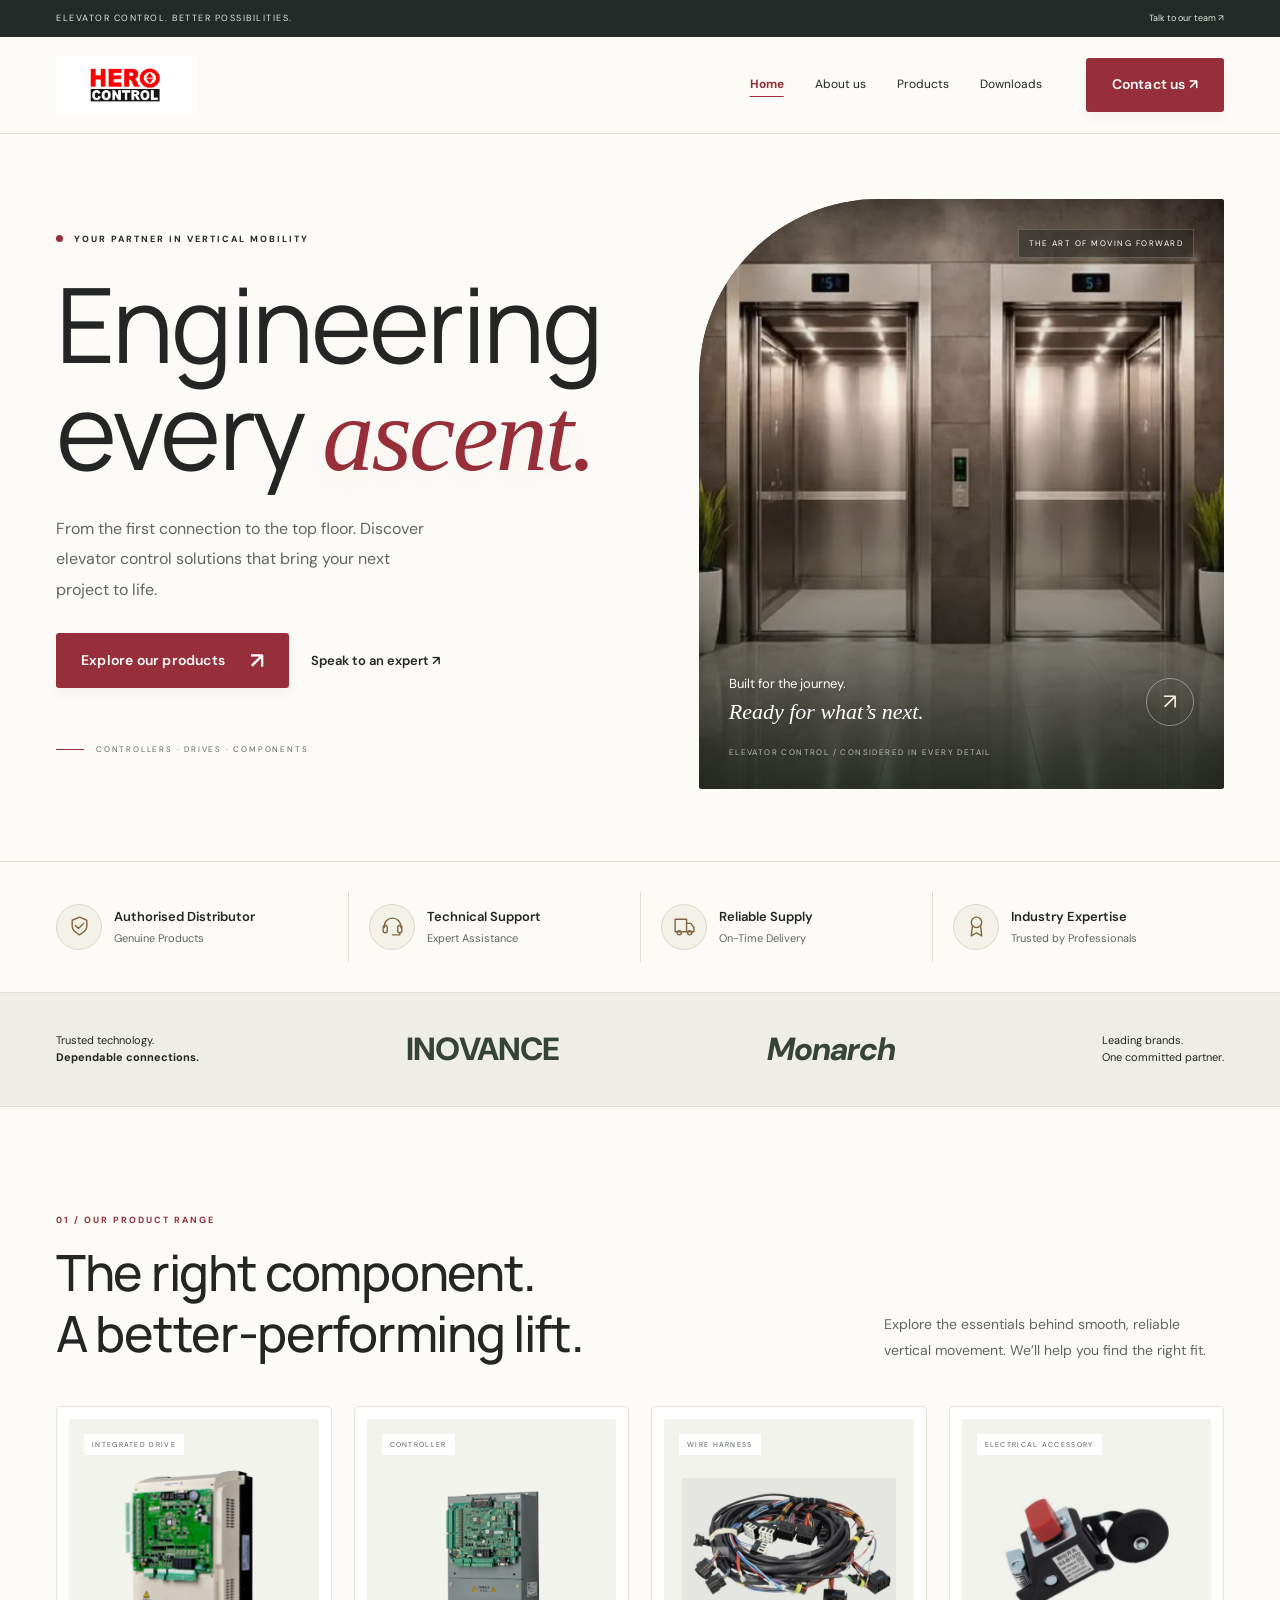
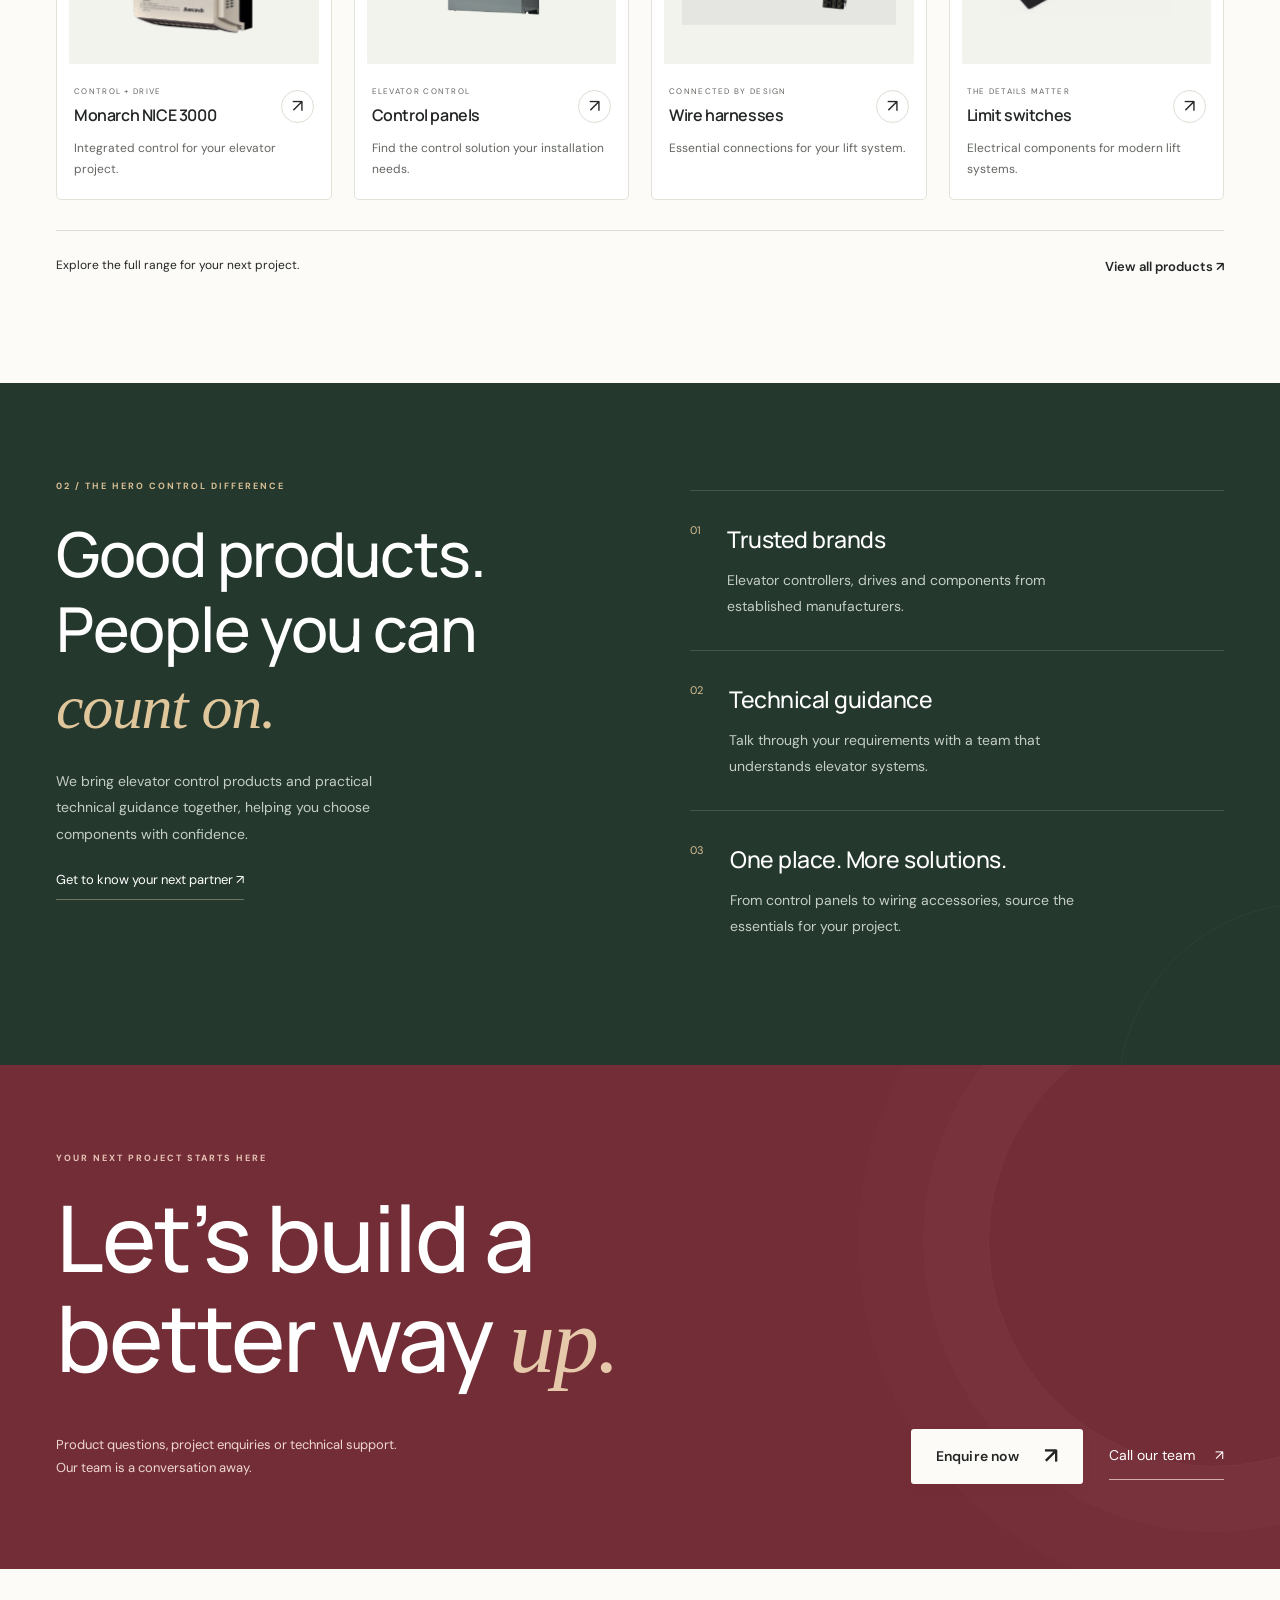
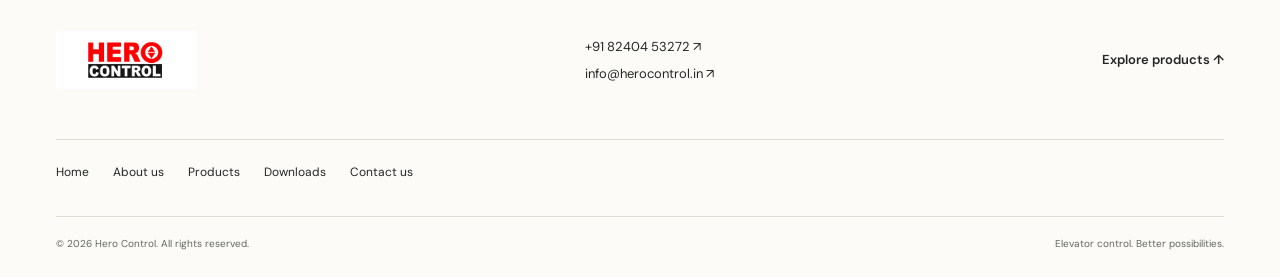
<file: index.html>
<!doctype html>
<html lang="en">
<head><meta charset="utf-8"><meta name="viewport" content="width=device-width,initial-scale=1"><meta name="theme-color" content="#25382e"><meta name="description" content="Elevator controllers, integrated drives and components from Hero Control."><title>Engineering every ascent | Hero Control</title><link rel="icon" href="assets/logo.png"><link rel="stylesheet" href="style.css"><link rel="stylesheet" href="premium.css"><link rel="stylesheet" href="motion.css"><script src="script.js" defer></script><script src="motion.js" defer></script></head>
<body>
<a class="skip" href="#main">Skip to content</a>
<div class="topbar"><div class="container">ELEVATOR CONTROL. BETTER POSSIBILITIES.<a href="tel:+918240453272">Talk to our team ↗</a></div></div>
<header><nav class="container" aria-label="Main navigation"><a class="brand" href="index.html" aria-label="Hero Control home"><img src="assets/logo.png" width="128" height="46" alt="Hero Control"></a><button class="menu-toggle" aria-expanded="false" aria-controls="navigation">Menu <span aria-hidden="true">☰</span></button><div id="navigation"><a href="index.html" aria-current="page">Home</a><a href="about.html">About us</a><a href="products.html">Products</a><a href="downloads.html">Downloads</a><a class="button small" href="contact.html">Contact us ↗</a></div></nav></header>
<main id="main"><section class="hero container"><div class="hero-copy"><p class="eyebrow"><span class="dot"></span> YOUR PARTNER IN VERTICAL MOBILITY</p><h1>Engineering<br>every <em>ascent.</em></h1><p class="intro">From the first connection to the top floor. Discover elevator control solutions that bring your next project to life.</p><div class="actions"><a class="button" href="products.html">Explore our products <span>↗</span></a><a class="text-link" href="contact.html">Speak to an expert <span>↗</span></a></div><div class="hero-note"><span class="line"></span> CONTROLLERS · DRIVES · COMPONENTS</div></div><div class="hero-visual"><span class="visual-label">THE ART OF MOVING FORWARD</span><img src="assets/elevator-interior.jpg" alt="Brushed metal elevator interiors in a stone-finished lobby" fetchpriority="high"><div class="visual-bottom"><span>Built for the journey.<br><strong>Ready for what’s next.</strong></span><span class="circle-arrow" aria-hidden="true">↗</span></div><p class="hero-caption">ELEVATOR CONTROL / CONSIDERED IN EVERY DETAIL</p></div></section><section class="trust-band" aria-label="Why choose Hero Control"><div class="container trust-grid"><div class="trust-item"><span class="trust-icon" aria-hidden="true"><svg viewBox="0 0 24 24" fill="none" stroke="currentColor" stroke-width="1.35" stroke-linecap="round" stroke-linejoin="round"><path d="m12 3 7 3v6c0 4-7 8-7 8s-7-4-7-8V6l7-3Z"/><path d="m8 11 3 3 5-5"/></svg></span><div><h2>Authorised Distributor</h2><p>Genuine Products</p></div></div><div class="trust-item"><span class="trust-icon" aria-hidden="true"><svg viewBox="0 0 24 24" fill="none" stroke="currentColor" stroke-width="1.35" stroke-linecap="round" stroke-linejoin="round"><path d="M4 13v-1a8 8 0 0 1 16 0v1"/><rect x="3" y="11" width="4" height="7" rx="2"/><rect x="17" y="11" width="4" height="7" rx="2"/><path d="M19 18v2h-7"/></svg></span><div><h2>Technical Support</h2><p>Expert Assistance</p></div></div><div class="trust-item"><span class="trust-icon" aria-hidden="true"><svg viewBox="0 0 24 24" fill="none" stroke="currentColor" stroke-width="1.35" stroke-linecap="round" stroke-linejoin="round"><path d="M3 5h11v12H3zM14 9h4l3 4v4h-7"/><circle cx="7" cy="18" r="2"/><circle cx="17" cy="18" r="2"/></svg></span><div><h2>Reliable Supply</h2><p>On-Time Delivery</p></div></div><div class="trust-item"><span class="trust-icon" aria-hidden="true"><svg viewBox="0 0 24 24" fill="none" stroke="currentColor" stroke-width="1.35" stroke-linecap="round" stroke-linejoin="round"><circle cx="12" cy="8" r="5"/><path d="m8 12-1 9 5-3 5 3-1-9"/></svg></span><div><h2>Industry Expertise</h2><p>Trusted by Professionals</p></div></div></div></section><div class="brand-strip"><div class="container"><p>Trusted technology.<br><strong>Dependable connections.</strong></p><span class="partner">INOVANCE</span><span class="partner monarch">Monarch</span><p class="strip-note">Leading brands.<br>One committed partner.</p></div></div><section class="section container" id="products"><div class="section-heading"><div><p class="eyebrow">01 / OUR PRODUCT RANGE</p><h2>The right component.<br>A better-performing lift.</h2></div><p>Explore the essentials behind smooth, reliable vertical movement. We’ll help you find the right fit.</p></div><div class="product-grid">
<a class="product" href="mailto:info@herocontrol.in?subject=Enquiry%3A%20Monarch%20NICE%203000" data-category="drives"><div class="product-image"><span class="tag">INTEGRATED DRIVE</span><img src="assets/controller.png" alt="Monarch NICE 3000 integrated elevator controller" loading="lazy"></div><div class="product-info"><div><p>CONTROL + DRIVE</p><h3>Monarch NICE 3000</h3></div><span aria-hidden="true">↗</span></div><p class="product-desc">Integrated control for your elevator project.</p></a>
<a class="product" href="mailto:info@herocontrol.in?subject=Enquiry%3A%20Elevator%20control%20panels" data-category="controllers"><div class="product-image"><span class="tag">CONTROLLER</span><img src="assets/panel.webp" alt="Elevator control panel" loading="lazy"></div><div class="product-info"><div><p>ELEVATOR CONTROL</p><h3>Control panels</h3></div><span aria-hidden="true">↗</span></div><p class="product-desc">Find the control solution your installation needs.</p></a>
<a class="product" href="mailto:info@herocontrol.in?subject=Enquiry%3A%20Wire%20harnesses" data-category="accessories"><div class="product-image"><span class="tag">WIRE HARNESS</span><img src="assets/wire.jpg" alt="Electrical wire harness and connectors" loading="lazy"></div><div class="product-info"><div><p>CONNECTED BY DESIGN</p><h3>Wire harnesses</h3></div><span aria-hidden="true">↗</span></div><p class="product-desc">Essential connections for your lift system.</p></a>
<a class="product" href="mailto:info@herocontrol.in?subject=Enquiry%3A%20Limit%20switches" data-category="accessories"><div class="product-image"><span class="tag">ELECTRICAL ACCESSORY</span><img src="assets/switch.avif" alt="Elevator limit switch" loading="lazy"></div><div class="product-info"><div><p>THE DETAILS MATTER</p><h3>Limit switches</h3></div><span aria-hidden="true">↗</span></div><p class="product-desc">Electrical components for modern lift systems.</p></a>
</div><p class="product-status sr-only" role="status" aria-live="polite">Showing all 4 products.</p><div class="catalogue-note"><span>Explore the full range for your next project.</span><a class="text-link" href="products.html">View all products ↗</a></div></section><section class="about" id="about"><div class="container about-grid"><div><p class="eyebrow">02 / THE HERO CONTROL DIFFERENCE</p><h2>Good products.<br>People you can<br><em>count on.</em></h2><p>We bring elevator control products and practical technical guidance together, helping you choose components with confidence.</p><a class="light-link" href="contact.html">Get to know your next partner ↗</a></div><div class="benefits"><article><span>01</span><div><h3>Trusted brands</h3><p>Elevator controllers, drives and components from established manufacturers.</p></div></article><article><span>02</span><div><h3>Technical guidance</h3><p>Talk through your requirements with a team that understands elevator systems.</p></div></article><article><span>03</span><div><h3>One place. More solutions.</h3><p>From control panels to wiring accessories, source the essentials for your project.</p></div></article></div></div></section><section class="contact" id="contact"><div class="container"><p class="eyebrow">YOUR NEXT PROJECT STARTS HERE</p><h2>Let’s build a<br>better way <em>up.</em></h2><div class="contact-bottom"><p>Product questions, project enquiries or technical support.<br>Our team is a conversation away.</p><div class="home-cta-actions"><a class="button white" href="contact.html">Enquire now <span aria-hidden="true">↗</span></a><a class="cta-call" href="tel:+918240453272">Call our team <span aria-hidden="true">↗</span></a></div></div></div></section></main><footer class="container"><div class="footer-top"><a href="index.html" aria-label="Hero Control home"><img src="assets/logo.png" alt="Hero Control" width="128" height="46" loading="lazy"></a><div><a href="tel:+918240453272">+91 82404 53272 ↗</a><a href="mailto:info@herocontrol.in">info@herocontrol.in ↗</a></div><a class="text-link" href="products.html">Explore products ↑</a></div><nav class="footer-pages" aria-label="Footer navigation"><a href="index.html">Home</a><a href="about.html">About us</a><a href="products.html">Products</a><a href="downloads.html">Downloads</a><a href="contact.html">Contact us</a></nav><div class="footer-bottom"><span>© <span id="year">2026</span> Hero Control. All rights reserved.</span><span>Elevator control. Better possibilities.</span></div></footer><div class="mobile-contact"><a href="tel:+918240453272">Call our team ↗</a><a href="https://wa.me/918240453272">WhatsApp ↗</a></div>
</body></html>
</file>
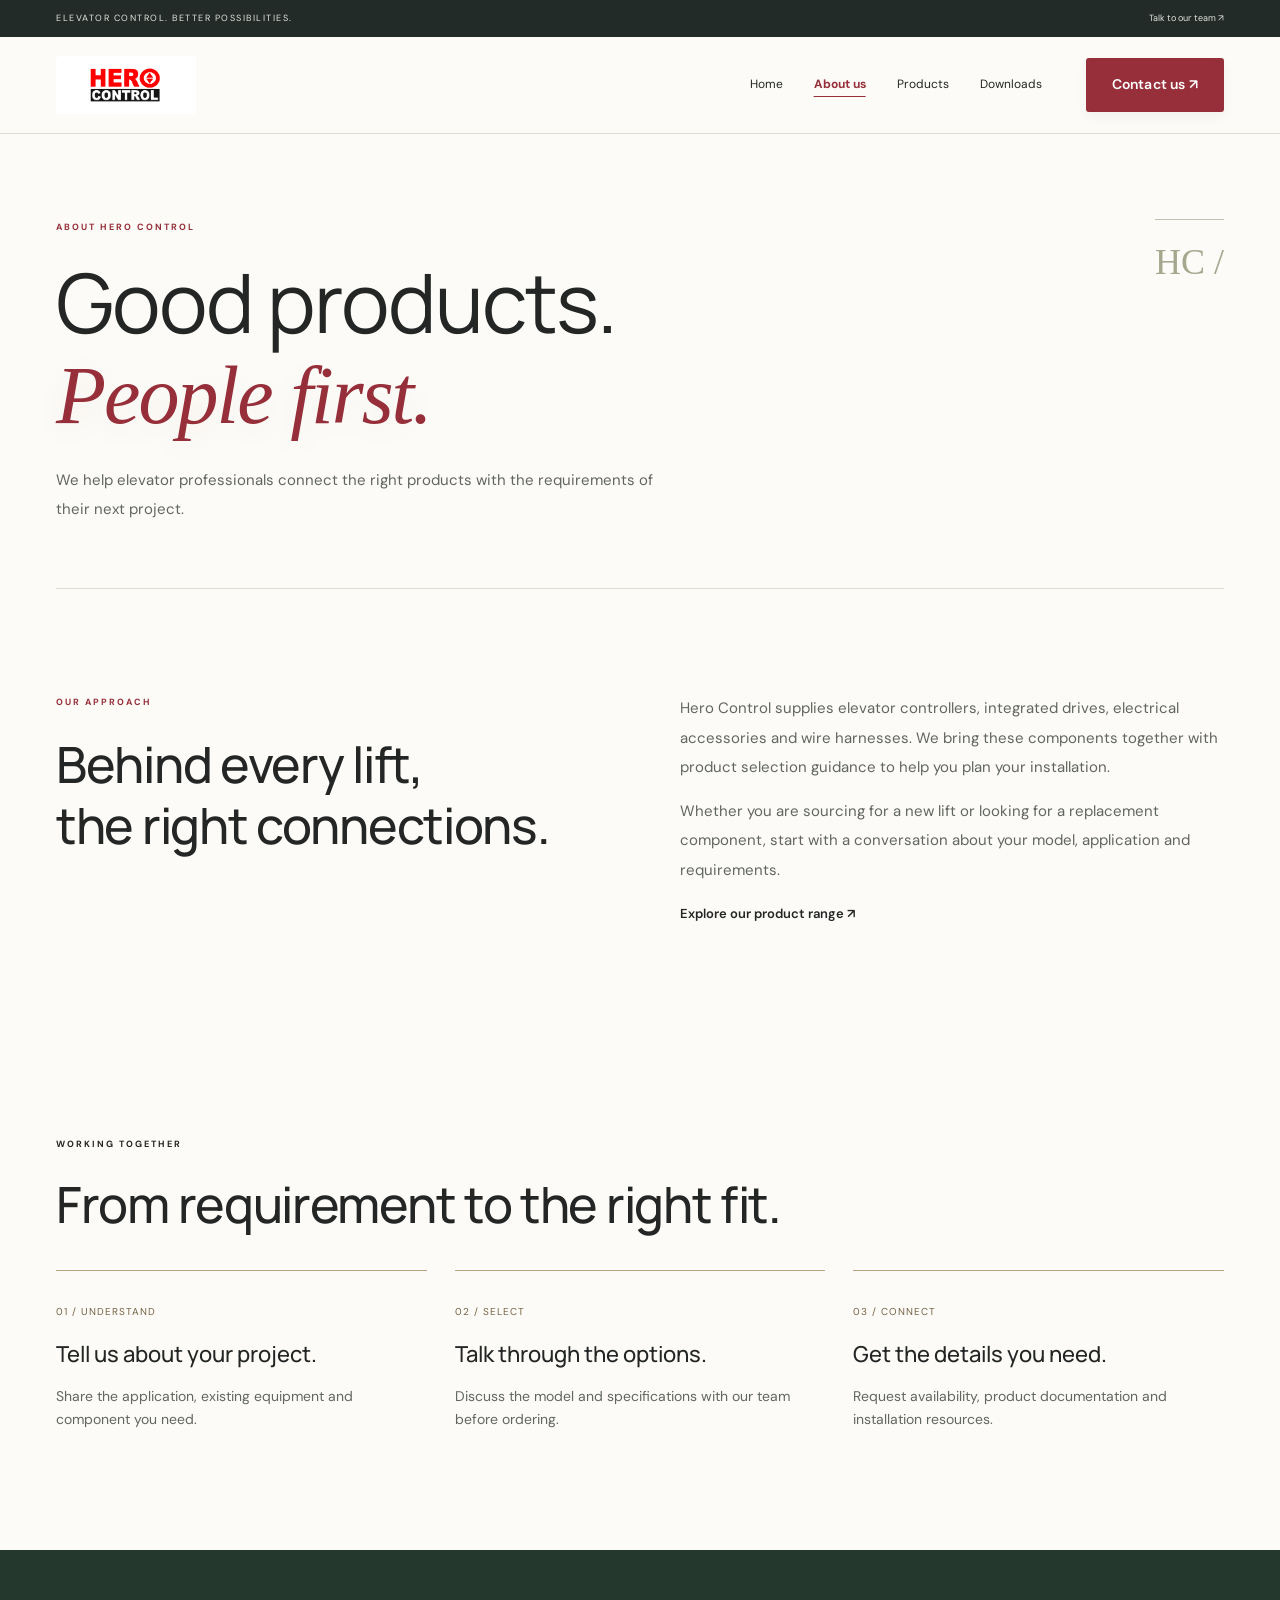
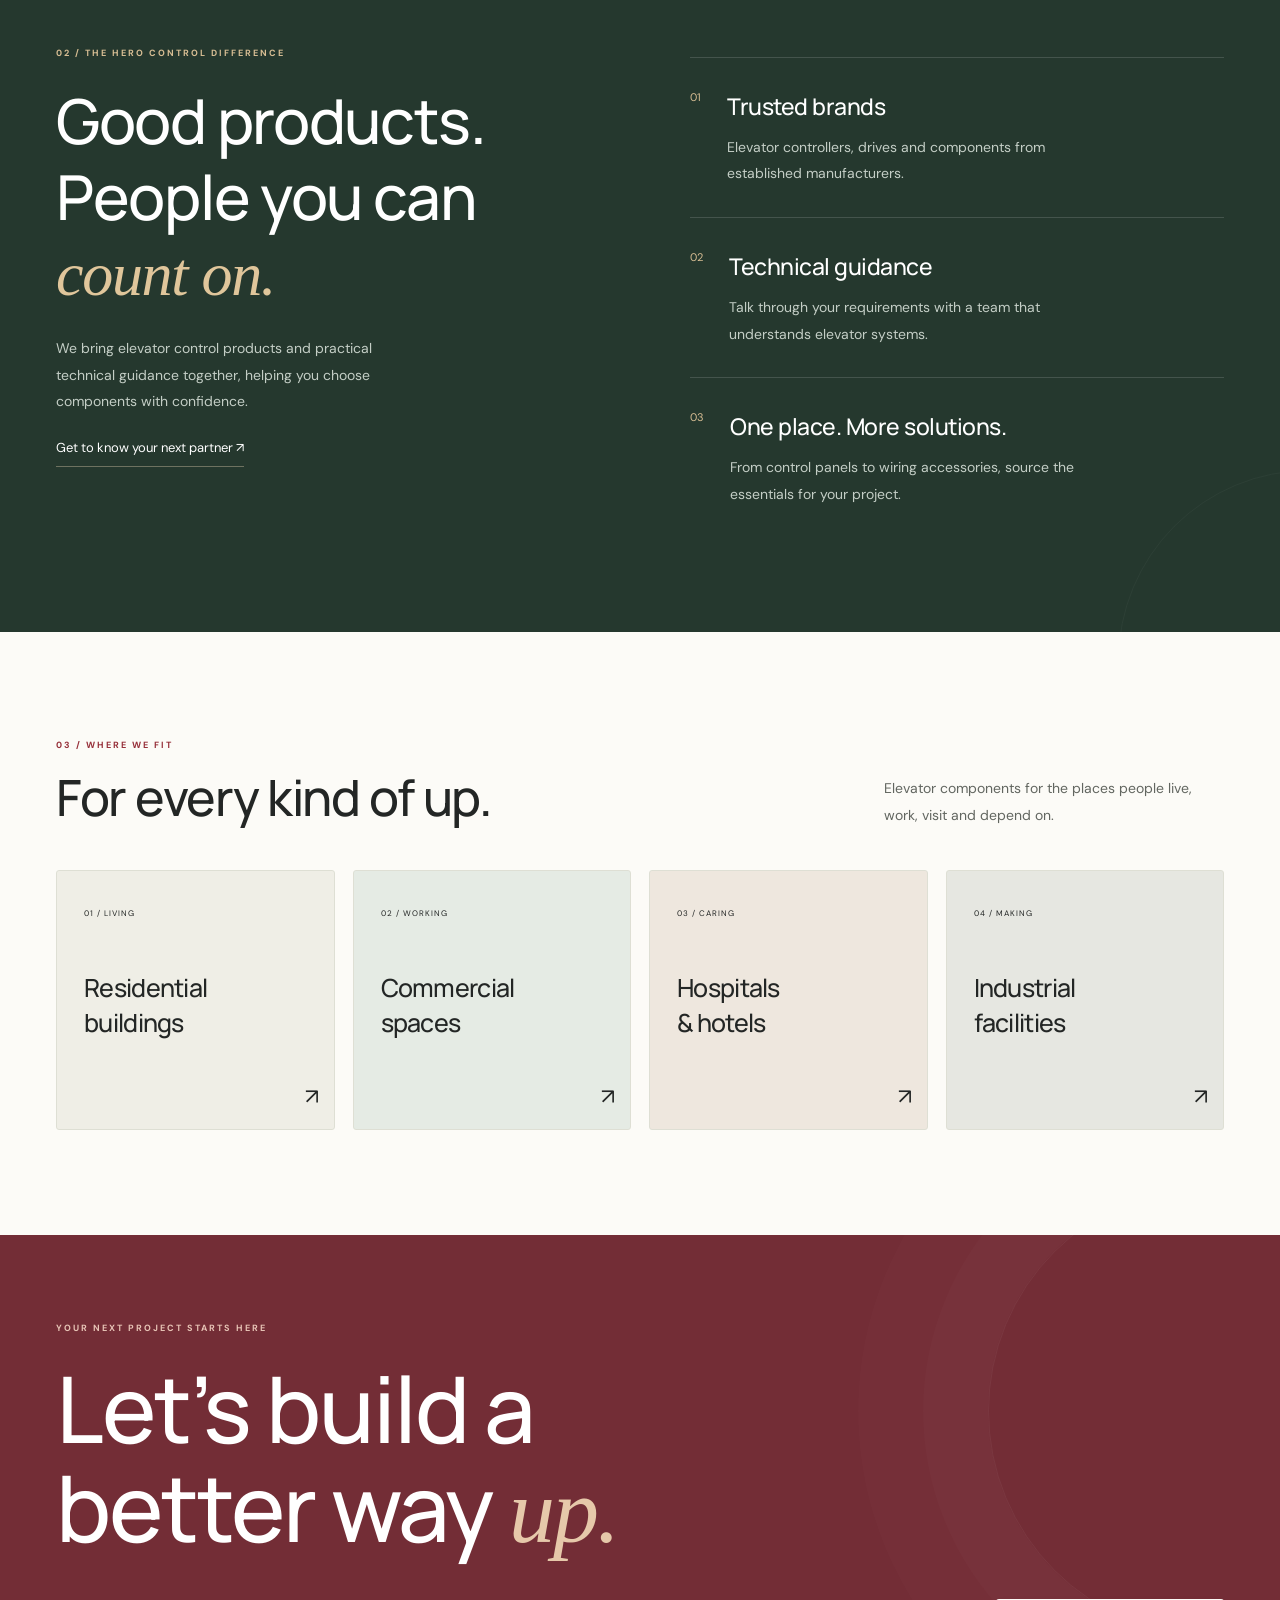
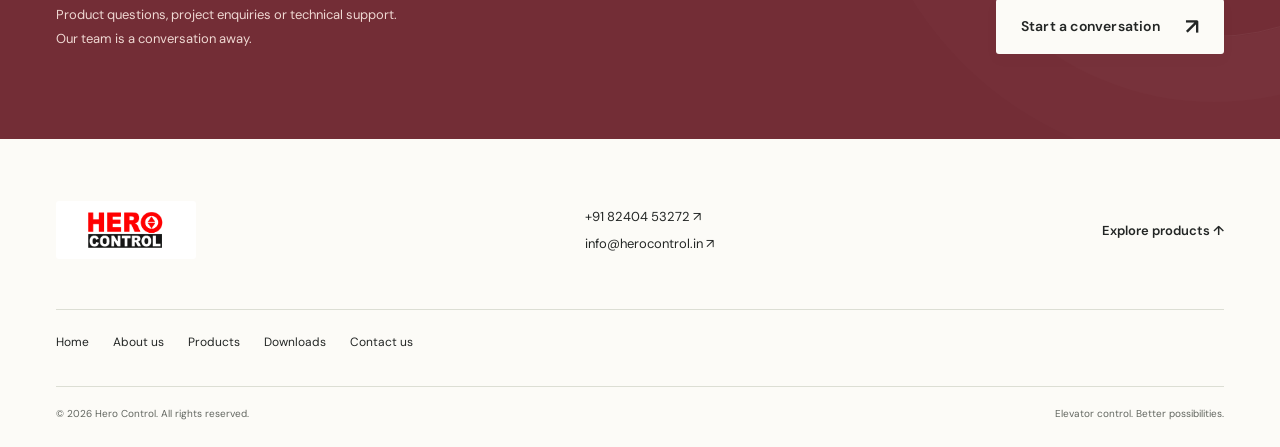
<file: about.html>
<!doctype html>
<html lang="en">
<head><meta charset="utf-8"><meta name="viewport" content="width=device-width,initial-scale=1"><meta name="theme-color" content="#25382e"><meta name="description" content="Meet Hero Control, your partner for elevator control products and technical guidance."><title>About us | Hero Control</title><link rel="icon" href="assets/logo.png"><link rel="stylesheet" href="style.css"><link rel="stylesheet" href="premium.css"><link rel="stylesheet" href="motion.css"><script src="script.js" defer></script><script src="motion.js" defer></script></head>
<body>
<a class="skip" href="#main">Skip to content</a>
<div class="topbar"><div class="container">ELEVATOR CONTROL. BETTER POSSIBILITIES.<a href="tel:+918240453272">Talk to our team ↗</a></div></div>
<header><nav class="container" aria-label="Main navigation"><a class="brand" href="index.html" aria-label="Hero Control home"><img src="assets/logo.png" width="128" height="46" alt="Hero Control"></a><button class="menu-toggle" aria-expanded="false" aria-controls="navigation">Menu <span aria-hidden="true">☰</span></button><div id="navigation"><a href="index.html">Home</a><a href="about.html" aria-current="page">About us</a><a href="products.html">Products</a><a href="downloads.html">Downloads</a><a class="button small" href="contact.html">Contact us ↗</a></div></nav></header>
<main id="main"><section class="page-intro container"><p class="eyebrow">ABOUT HERO CONTROL</p><h1>Good products.<br><em>People first.</em></h1><p class="intro">We help elevator professionals connect the right products with the requirements of their next project.</p></section><section class="section container story-grid"><div><p class="eyebrow">OUR APPROACH</p><h2>Behind every lift,<br>the right connections.</h2></div><div><p>Hero Control supplies elevator controllers, integrated drives, electrical accessories and wire harnesses. We bring these components together with product selection guidance to help you plan your installation.</p><p>Whether you are sourcing for a new lift or looking for a replacement component, start with a conversation about your model, application and requirements.</p><a class="text-link" href="products.html">Explore our product range ↗</a></div></section><section class="section container"><p class="eyebrow">WORKING TOGETHER</p><h2>From requirement to the right fit.</h2><div class="steps"><article><span>01 / UNDERSTAND</span><h3>Tell us about your project.</h3><p>Share the application, existing equipment and component you need.</p></article><article><span>02 / SELECT</span><h3>Talk through the options.</h3><p>Discuss the model and specifications with our team before ordering.</p></article><article><span>03 / CONNECT</span><h3>Get the details you need.</h3><p>Request availability, product documentation and installation resources.</p></article></div></section><section class="about" id="about"><div class="container about-grid"><div><p class="eyebrow">02 / THE HERO CONTROL DIFFERENCE</p><h2>Good products.<br>People you can<br><em>count on.</em></h2><p>We bring elevator control products and practical technical guidance together, helping you choose components with confidence.</p><a class="light-link" href="contact.html">Get to know your next partner ↗</a></div><div class="benefits"><article><span>01</span><div><h3>Trusted brands</h3><p>Elevator controllers, drives and components from established manufacturers.</p></div></article><article><span>02</span><div><h3>Technical guidance</h3><p>Talk through your requirements with a team that understands elevator systems.</p></div></article><article><span>03</span><div><h3>One place. More solutions.</h3><p>From control panels to wiring accessories, source the essentials for your project.</p></div></article></div></div></section><section class="section container" id="applications"><div class="section-heading"><div><p class="eyebrow">03 / WHERE WE FIT</p><h2>For every kind of up.</h2></div><p>Elevator components for the places people live, work, visit and depend on.</p></div><div class="application-grid"><a href="contact.html"><span>01 / LIVING</span><h3>Residential<br>buildings</h3><span class="app-arrow">↗</span></a><a href="contact.html"><span>02 / WORKING</span><h3>Commercial<br>spaces</h3><span class="app-arrow">↗</span></a><a href="contact.html"><span>03 / CARING</span><h3>Hospitals<br>& hotels</h3><span class="app-arrow">↗</span></a><a href="contact.html"><span>04 / MAKING</span><h3>Industrial<br>facilities</h3><span class="app-arrow">↗</span></a></div></section><section class="contact" id="contact"><div class="container"><p class="eyebrow">YOUR NEXT PROJECT STARTS HERE</p><h2>Let’s build a<br>better way <em>up.</em></h2><div class="contact-bottom"><p>Product questions, project enquiries or technical support.<br>Our team is a conversation away.</p><a class="button white" href="mailto:info@herocontrol.in">Start a conversation <span>↗</span></a></div></div></section></main><footer class="container"><div class="footer-top"><a href="index.html" aria-label="Hero Control home"><img src="assets/logo.png" alt="Hero Control" width="128" height="46" loading="lazy"></a><div><a href="tel:+918240453272">+91 82404 53272 ↗</a><a href="mailto:info@herocontrol.in">info@herocontrol.in ↗</a></div><a class="text-link" href="products.html">Explore products ↑</a></div><nav class="footer-pages" aria-label="Footer navigation"><a href="index.html">Home</a><a href="about.html">About us</a><a href="products.html">Products</a><a href="downloads.html">Downloads</a><a href="contact.html">Contact us</a></nav><div class="footer-bottom"><span>© <span id="year">2026</span> Hero Control. All rights reserved.</span><span>Elevator control. Better possibilities.</span></div></footer><div class="mobile-contact"><a href="tel:+918240453272">Call our team ↗</a><a href="https://wa.me/918240453272">WhatsApp ↗</a></div>
</body></html>
</file>
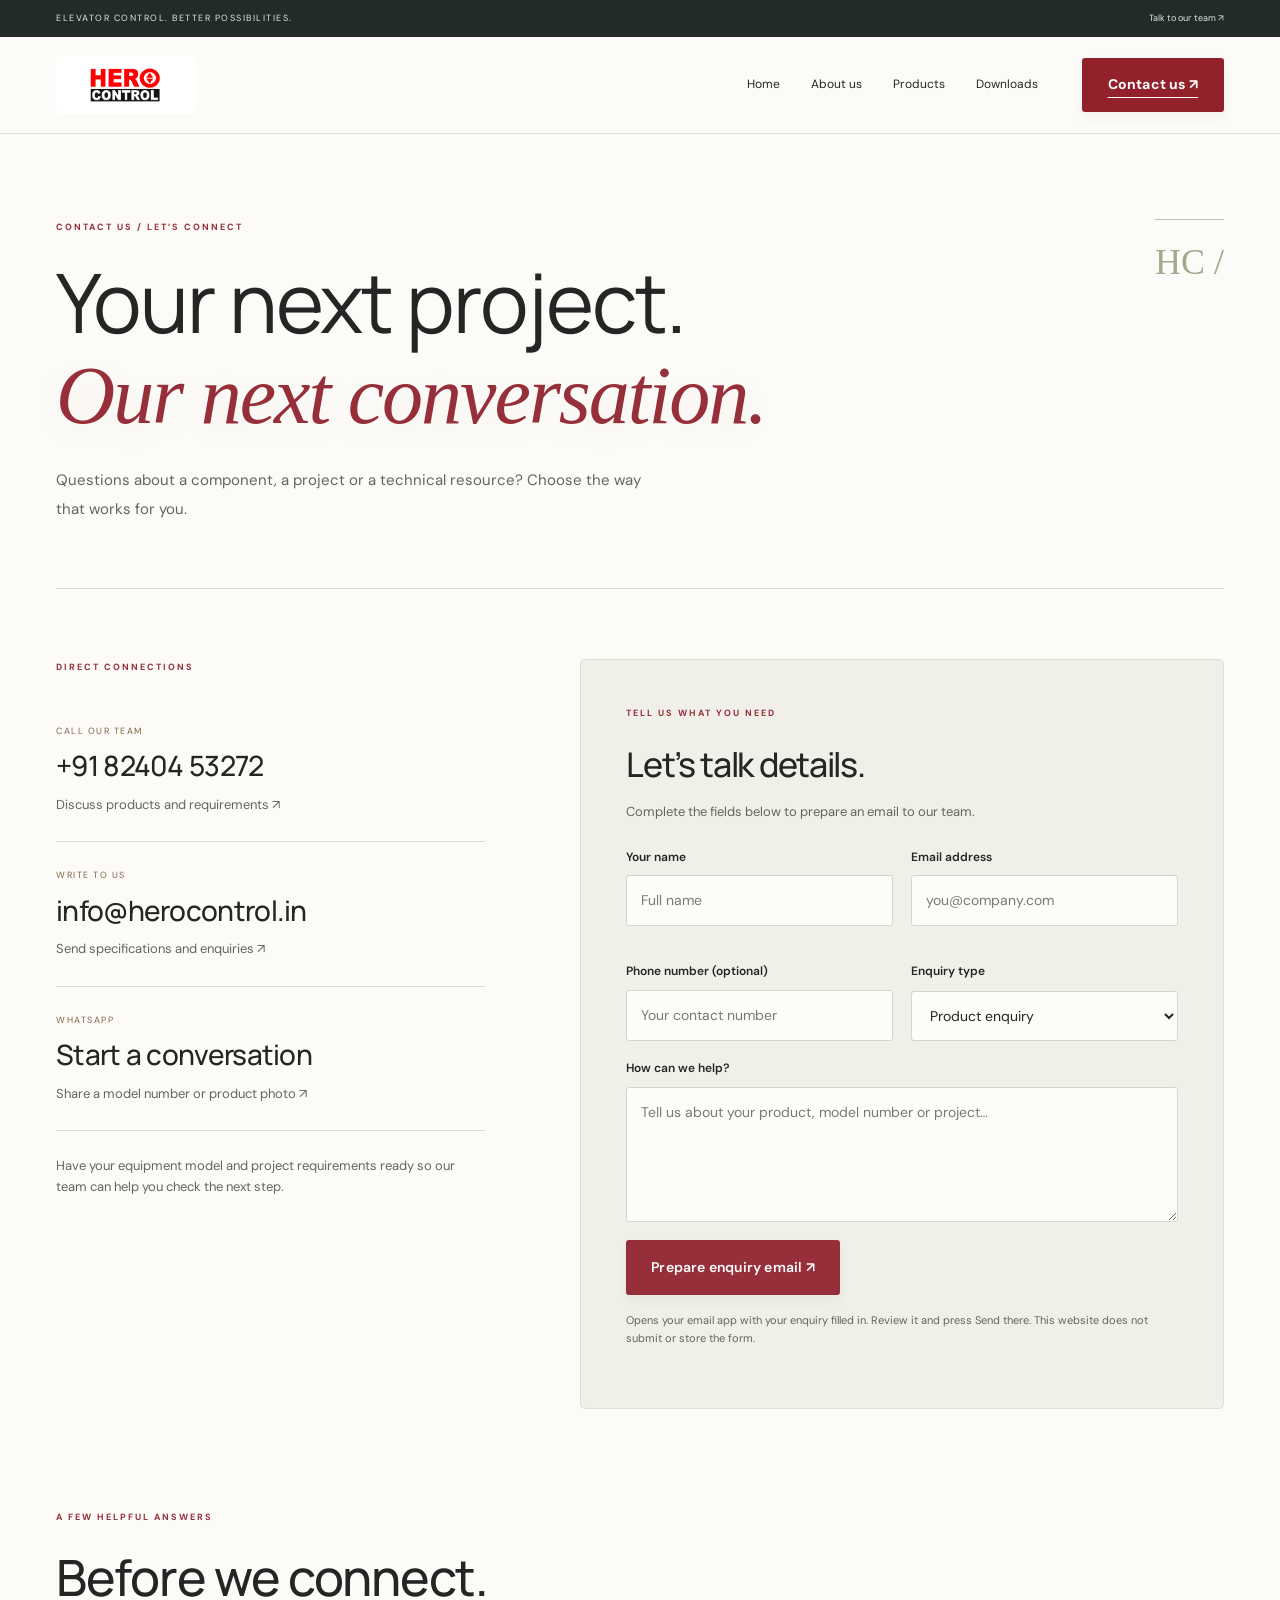
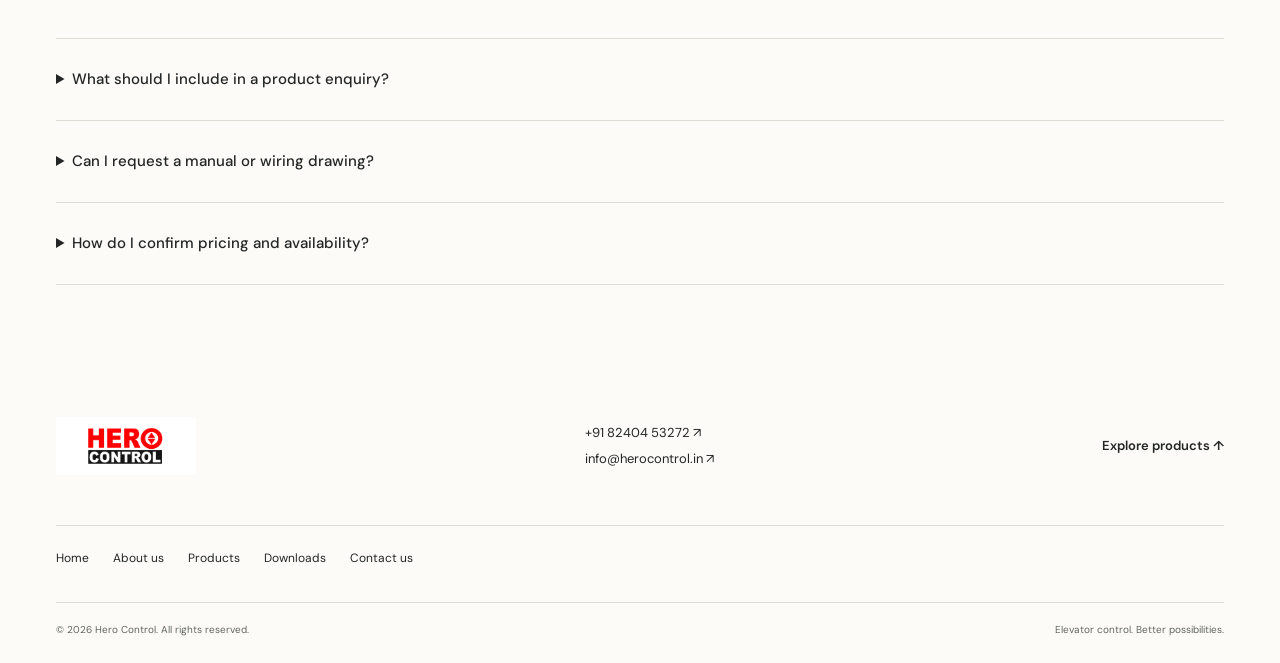
<file: contact.html>
<!doctype html>
<html lang="en">
<head><meta charset="utf-8"><meta name="viewport" content="width=device-width,initial-scale=1"><meta name="theme-color" content="#25382e"><meta name="description" content="Contact Hero Control for product enquiries, technical support, manuals and drawings."><title>Contact us | Hero Control</title><link rel="icon" href="assets/logo.png"><link rel="stylesheet" href="style.css"><link rel="stylesheet" href="premium.css"><link rel="stylesheet" href="motion.css"><script src="script.js" defer></script><script src="motion.js" defer></script></head>
<body>
<a class="skip" href="#main">Skip to content</a>
<div class="topbar"><div class="container">ELEVATOR CONTROL. BETTER POSSIBILITIES.<a href="tel:+918240453272">Talk to our team ↗</a></div></div>
<header><nav class="container" aria-label="Main navigation"><a class="brand" href="index.html" aria-label="Hero Control home"><img src="assets/logo.png" width="128" height="46" alt="Hero Control"></a><button class="menu-toggle" aria-expanded="false" aria-controls="navigation">Menu <span aria-hidden="true">☰</span></button><div id="navigation"><a href="index.html">Home</a><a href="about.html">About us</a><a href="products.html">Products</a><a href="downloads.html">Downloads</a><a class="button small" href="contact.html" aria-current="page">Contact us ↗</a></div></nav></header>
<main id="main"><section class="page-intro container"><p class="eyebrow">CONTACT US / LET’S CONNECT</p><h1>Your next project.<br><em>Our next conversation.</em></h1><p class="intro">Questions about a component, a project or a technical resource? Choose the way that works for you.</p></section><section class="container contact-layout"><div class="contact-details"><p class="eyebrow">DIRECT CONNECTIONS</p><a href="tel:+918240453272"><small>CALL OUR TEAM</small><strong>+91 82404 53272</strong><span>Discuss products and requirements ↗</span></a><a href="mailto:info@herocontrol.in"><small>WRITE TO US</small><strong>info@herocontrol.in</strong><span>Send specifications and enquiries ↗</span></a><a href="https://wa.me/918240453272"><small>WHATSAPP</small><strong>Start a conversation</strong><span>Share a model number or product photo ↗</span></a><p>Have your equipment model and project requirements ready so our team can help you check the next step.</p></div><form id="enquiry-form" class="enquiry-form"><p class="eyebrow">TELL US WHAT YOU NEED</p><h2>Let’s talk details.</h2><p>Complete the fields below to prepare an email to our team.</p><div class="form-grid"><label>Your name<input name="name" autocomplete="name" required maxlength="100" placeholder="Full name"></label><label>Email address<input name="email" type="email" autocomplete="email" required maxlength="200" placeholder="you@company.com"></label><label>Phone number (optional)<input name="phone" type="tel" autocomplete="tel" maxlength="40" placeholder="Your contact number"></label><label>Enquiry type<select name="topic"><option>Product enquiry</option><option>Technical support</option><option>Manual or drawing request</option><option>Other enquiry</option></select></label></div><label>How can we help?<textarea name="message" rows="5" required maxlength="3000" placeholder="Tell us about your product, model number or project…"></textarea></label><button class="button" type="submit">Prepare enquiry email ↗</button><p class="form-note">Opens your email app with your enquiry filled in. Review it and press Send there. This website does not submit or store the form.</p><p id="form-status" role="status" aria-live="polite"></p></form></section><section class="container faq-section"><p class="eyebrow">A FEW HELPFUL ANSWERS</p><h2>Before we connect.</h2><details><summary>What should I include in a product enquiry?</summary><p>Include the product category, exact model number if known, quantity and application. For replacement parts, share the details of your existing equipment.</p></details><details><summary>Can I request a manual or wiring drawing?</summary><p>Yes. Visit our <a href="downloads.html">Downloads page</a> to request documentation. Include the model number so the team can identify the right resource.</p></details><details><summary>How do I confirm pricing and availability?</summary><p>Contact the team by phone, WhatsApp or email with your requirements. Pricing and availability are confirmed directly.</p></details></section></main><footer class="container"><div class="footer-top"><a href="index.html" aria-label="Hero Control home"><img src="assets/logo.png" alt="Hero Control" width="128" height="46" loading="lazy"></a><div><a href="tel:+918240453272">+91 82404 53272 ↗</a><a href="mailto:info@herocontrol.in">info@herocontrol.in ↗</a></div><a class="text-link" href="products.html">Explore products ↑</a></div><nav class="footer-pages" aria-label="Footer navigation"><a href="index.html">Home</a><a href="about.html">About us</a><a href="products.html">Products</a><a href="downloads.html">Downloads</a><a href="contact.html">Contact us</a></nav><div class="footer-bottom"><span>© <span id="year">2026</span> Hero Control. All rights reserved.</span><span>Elevator control. Better possibilities.</span></div></footer><div class="mobile-contact"><a href="tel:+918240453272">Call our team ↗</a><a href="https://wa.me/918240453272">WhatsApp ↗</a></div>
</body></html>
</file>
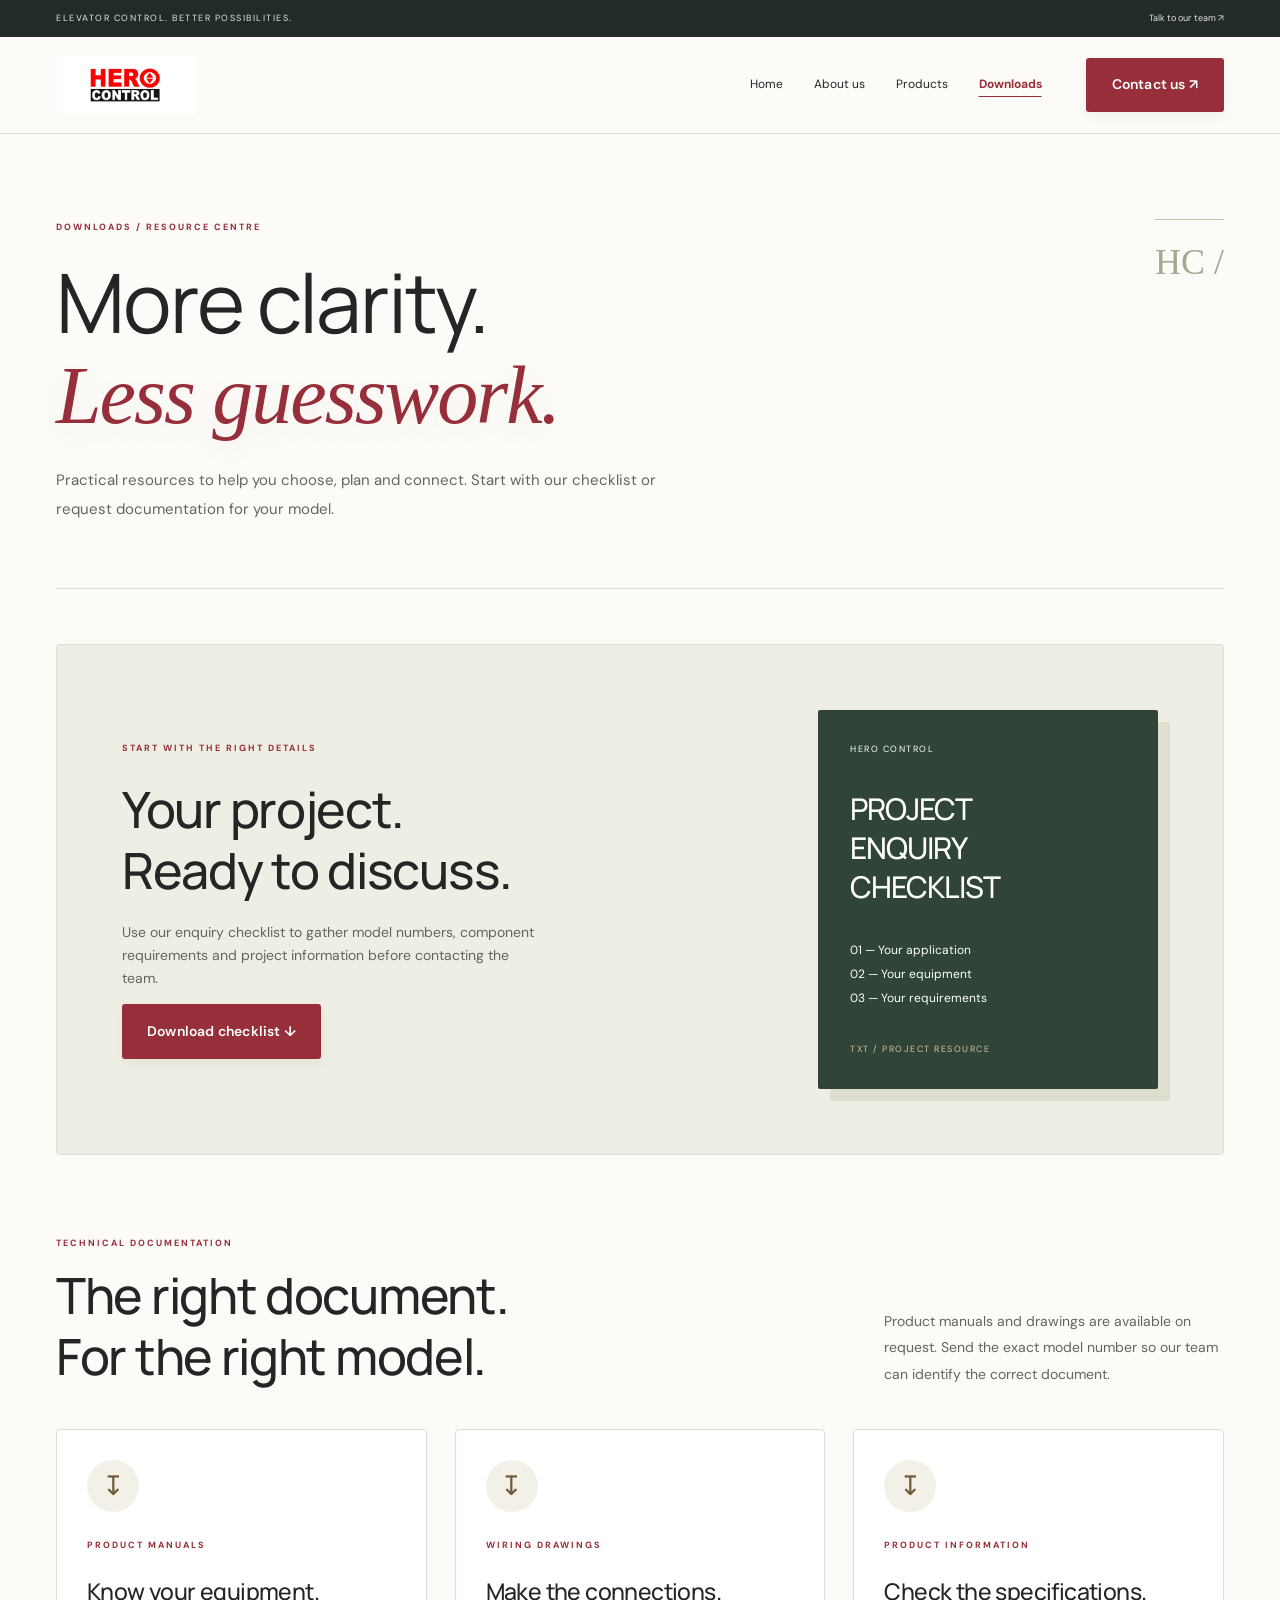
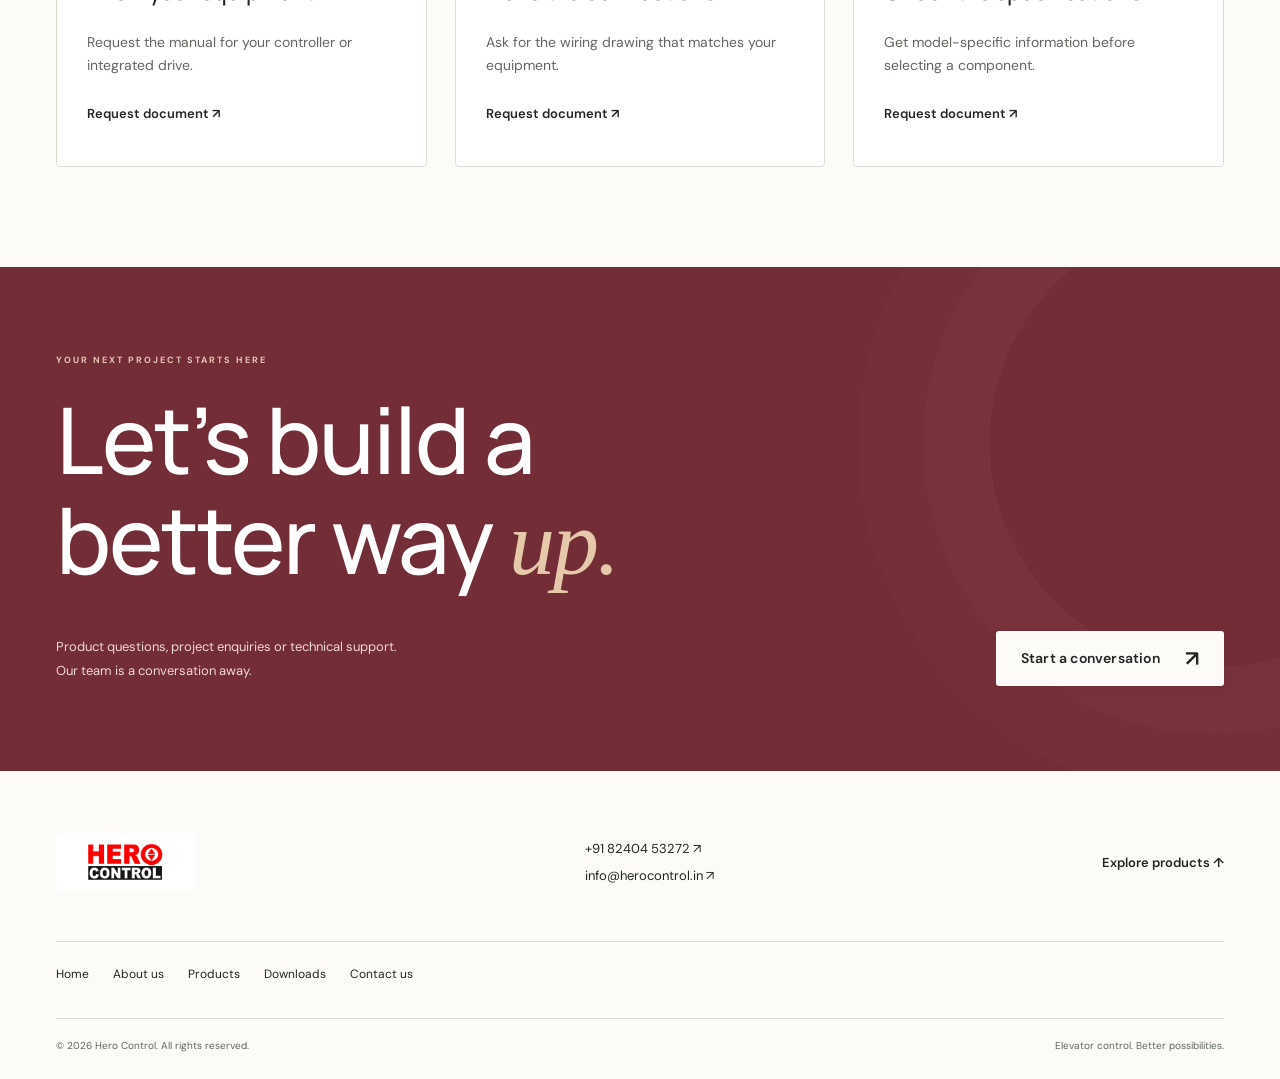
<file: downloads.html>
<!doctype html>
<html lang="en">
<head><meta charset="utf-8"><meta name="viewport" content="width=device-width,initial-scale=1"><meta name="theme-color" content="#25382e"><meta name="description" content="Download a project checklist and request manuals, wiring drawings and specifications."><title>Downloads | Hero Control</title><link rel="icon" href="assets/logo.png"><link rel="stylesheet" href="style.css"><link rel="stylesheet" href="premium.css"><link rel="stylesheet" href="motion.css"><script src="script.js" defer></script><script src="motion.js" defer></script></head>
<body>
<a class="skip" href="#main">Skip to content</a>
<div class="topbar"><div class="container">ELEVATOR CONTROL. BETTER POSSIBILITIES.<a href="tel:+918240453272">Talk to our team ↗</a></div></div>
<header><nav class="container" aria-label="Main navigation"><a class="brand" href="index.html" aria-label="Hero Control home"><img src="assets/logo.png" width="128" height="46" alt="Hero Control"></a><button class="menu-toggle" aria-expanded="false" aria-controls="navigation">Menu <span aria-hidden="true">☰</span></button><div id="navigation"><a href="index.html">Home</a><a href="about.html">About us</a><a href="products.html">Products</a><a href="downloads.html" aria-current="page">Downloads</a><a class="button small" href="contact.html">Contact us ↗</a></div></nav></header>
<main id="main"><section class="page-intro container"><p class="eyebrow">DOWNLOADS / RESOURCE CENTRE</p><h1>More clarity.<br><em>Less guesswork.</em></h1><p class="intro">Practical resources to help you choose, plan and connect. Start with our checklist or request documentation for your model.</p></section><section class="container resource-section"><div class="resource-feature"><div><p class="eyebrow">START WITH THE RIGHT DETAILS</p><h2>Your project.<br>Ready to discuss.</h2><p>Use our enquiry checklist to gather model numbers, component requirements and project information before contacting the team.</p><a class="button" href="assets/project-enquiry-checklist.txt" download>Download checklist ↓</a></div><div class="document-art" aria-hidden="true"><span>HERO CONTROL</span><strong>PROJECT<br>ENQUIRY<br>CHECKLIST</strong><div>01 — Your application<br>02 — Your equipment<br>03 — Your requirements</div><span>TXT / PROJECT RESOURCE</span></div></div><div class="section-heading"><div><p class="eyebrow">TECHNICAL DOCUMENTATION</p><h2>The right document.<br>For the right model.</h2></div><p>Product manuals and drawings are available on request. Send the exact model number so our team can identify the correct document.</p></div><div class="resource-grid"><article><span class="resource-symbol" aria-hidden="true">↧</span><p class="eyebrow">PRODUCT MANUALS</p><h3>Know your equipment.</h3><p>Request the manual for your controller or integrated drive.</p><a class="text-link" href="mailto:info@herocontrol.in?subject=Product%20manual%20request&amp;body=Product%20model%3A%0ARequirement%3A">Request document ↗</a></article><article><span class="resource-symbol" aria-hidden="true">↧</span><p class="eyebrow">WIRING DRAWINGS</p><h3>Make the connections.</h3><p>Ask for the wiring drawing that matches your equipment.</p><a class="text-link" href="mailto:info@herocontrol.in?subject=Wiring%20drawing%20request&amp;body=Product%20model%3A%0ARequirement%3A">Request document ↗</a></article><article><span class="resource-symbol" aria-hidden="true">↧</span><p class="eyebrow">PRODUCT INFORMATION</p><h3>Check the specifications.</h3><p>Get model-specific information before selecting a component.</p><a class="text-link" href="mailto:info@herocontrol.in?subject=Product%20specification%20request&amp;body=Product%20model%3A%0ARequirement%3A">Request document ↗</a></article></div></section><section class="contact" id="contact"><div class="container"><p class="eyebrow">YOUR NEXT PROJECT STARTS HERE</p><h2>Let’s build a<br>better way <em>up.</em></h2><div class="contact-bottom"><p>Product questions, project enquiries or technical support.<br>Our team is a conversation away.</p><a class="button white" href="mailto:info@herocontrol.in">Start a conversation <span>↗</span></a></div></div></section></main><footer class="container"><div class="footer-top"><a href="index.html" aria-label="Hero Control home"><img src="assets/logo.png" alt="Hero Control" width="128" height="46" loading="lazy"></a><div><a href="tel:+918240453272">+91 82404 53272 ↗</a><a href="mailto:info@herocontrol.in">info@herocontrol.in ↗</a></div><a class="text-link" href="products.html">Explore products ↑</a></div><nav class="footer-pages" aria-label="Footer navigation"><a href="index.html">Home</a><a href="about.html">About us</a><a href="products.html">Products</a><a href="downloads.html">Downloads</a><a href="contact.html">Contact us</a></nav><div class="footer-bottom"><span>© <span id="year">2026</span> Hero Control. All rights reserved.</span><span>Elevator control. Better possibilities.</span></div></footer><div class="mobile-contact"><a href="tel:+918240453272">Call our team ↗</a><a href="https://wa.me/918240453272">WhatsApp ↗</a></div>
</body></html>
</file>
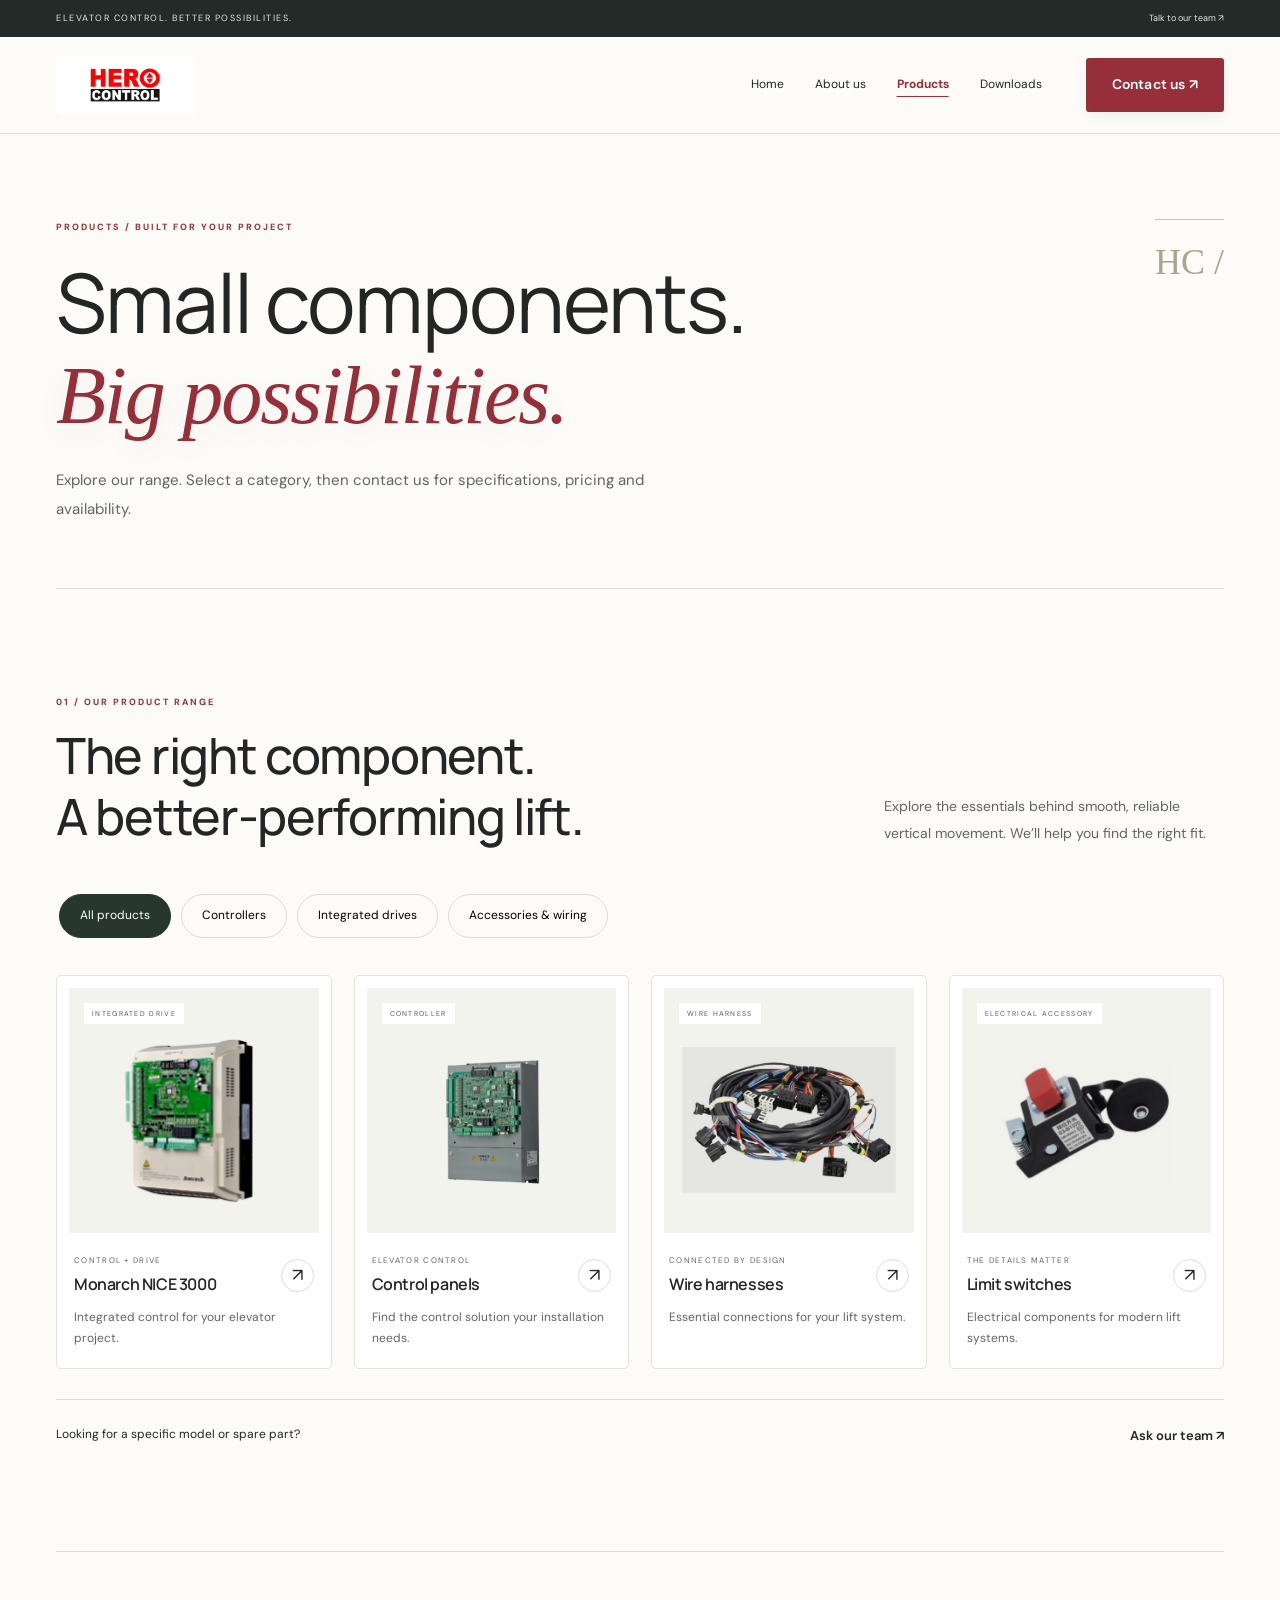
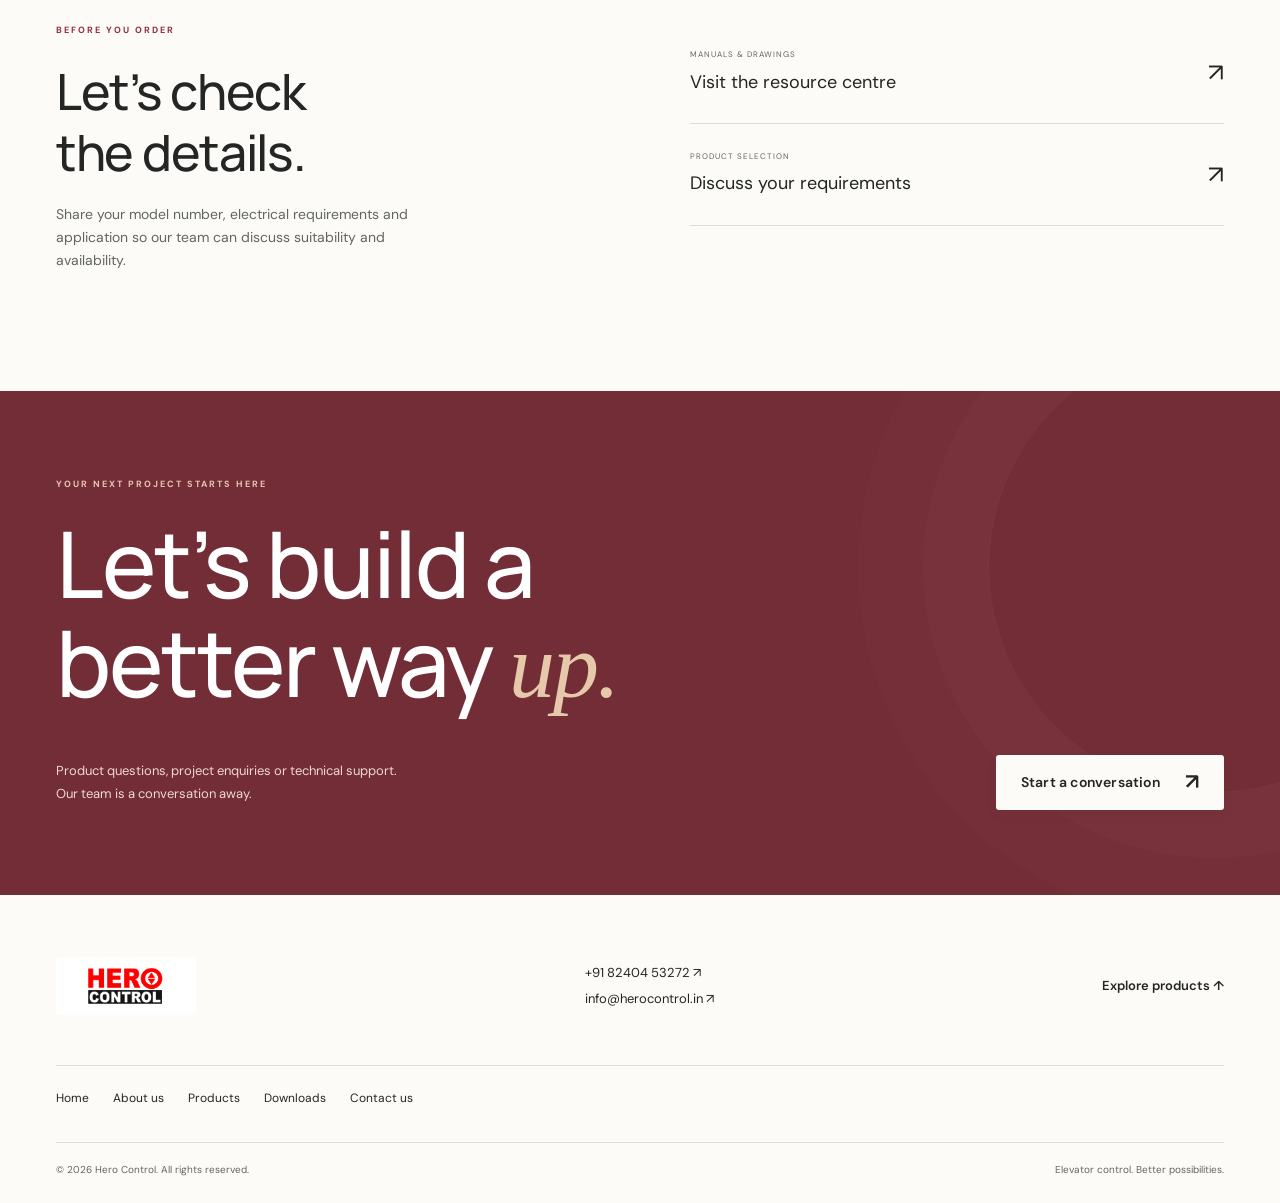
<file: products.html>
<!doctype html>
<html lang="en">
<head><meta charset="utf-8"><meta name="viewport" content="width=device-width,initial-scale=1"><meta name="theme-color" content="#25382e"><meta name="description" content="Browse elevator control panels, integrated drives, wire harnesses and limit switches."><title>Products | Hero Control</title><link rel="icon" href="assets/logo.png"><link rel="stylesheet" href="style.css"><link rel="stylesheet" href="premium.css"><link rel="stylesheet" href="motion.css"><script src="script.js" defer></script><script src="motion.js" defer></script></head>
<body>
<a class="skip" href="#main">Skip to content</a>
<div class="topbar"><div class="container">ELEVATOR CONTROL. BETTER POSSIBILITIES.<a href="tel:+918240453272">Talk to our team ↗</a></div></div>
<header><nav class="container" aria-label="Main navigation"><a class="brand" href="index.html" aria-label="Hero Control home"><img src="assets/logo.png" width="128" height="46" alt="Hero Control"></a><button class="menu-toggle" aria-expanded="false" aria-controls="navigation">Menu <span aria-hidden="true">☰</span></button><div id="navigation"><a href="index.html">Home</a><a href="about.html">About us</a><a href="products.html" aria-current="page">Products</a><a href="downloads.html">Downloads</a><a class="button small" href="contact.html">Contact us ↗</a></div></nav></header>
<main id="main"><section class="page-intro container"><p class="eyebrow">PRODUCTS / BUILT FOR YOUR PROJECT</p><h1>Small components.<br><em>Big possibilities.</em></h1><p class="intro">Explore our range. Select a category, then contact us for specifications, pricing and availability.</p></section><section class="section container" id="products"><div class="section-heading"><div><p class="eyebrow">01 / OUR PRODUCT RANGE</p><h2>The right component.<br>A better-performing lift.</h2></div><p>Explore the essentials behind smooth, reliable vertical movement. We’ll help you find the right fit.</p></div><div class="filters" role="group" aria-label="Filter products"><button class="active" aria-pressed="true" data-filter="all">All products</button><button aria-pressed="false" data-filter="controllers">Controllers</button><button aria-pressed="false" data-filter="drives">Integrated drives</button><button aria-pressed="false" data-filter="accessories">Accessories & wiring</button></div><div class="product-grid">
<a class="product" href="mailto:info@herocontrol.in?subject=Enquiry%3A%20Monarch%20NICE%203000" data-category="drives"><div class="product-image"><span class="tag">INTEGRATED DRIVE</span><img src="assets/controller.png" alt="Monarch NICE 3000 integrated elevator controller" loading="lazy"></div><div class="product-info"><div><p>CONTROL + DRIVE</p><h3>Monarch NICE 3000</h3></div><span aria-hidden="true">↗</span></div><p class="product-desc">Integrated control for your elevator project.</p></a>
<a class="product" href="mailto:info@herocontrol.in?subject=Enquiry%3A%20Elevator%20control%20panels" data-category="controllers"><div class="product-image"><span class="tag">CONTROLLER</span><img src="assets/panel.webp" alt="Elevator control panel" loading="lazy"></div><div class="product-info"><div><p>ELEVATOR CONTROL</p><h3>Control panels</h3></div><span aria-hidden="true">↗</span></div><p class="product-desc">Find the control solution your installation needs.</p></a>
<a class="product" href="mailto:info@herocontrol.in?subject=Enquiry%3A%20Wire%20harnesses" data-category="accessories"><div class="product-image"><span class="tag">WIRE HARNESS</span><img src="assets/wire.jpg" alt="Electrical wire harness and connectors" loading="lazy"></div><div class="product-info"><div><p>CONNECTED BY DESIGN</p><h3>Wire harnesses</h3></div><span aria-hidden="true">↗</span></div><p class="product-desc">Essential connections for your lift system.</p></a>
<a class="product" href="mailto:info@herocontrol.in?subject=Enquiry%3A%20Limit%20switches" data-category="accessories"><div class="product-image"><span class="tag">ELECTRICAL ACCESSORY</span><img src="assets/switch.avif" alt="Elevator limit switch" loading="lazy"></div><div class="product-info"><div><p>THE DETAILS MATTER</p><h3>Limit switches</h3></div><span aria-hidden="true">↗</span></div><p class="product-desc">Electrical components for modern lift systems.</p></a>
</div><p class="product-status sr-only" role="status" aria-live="polite">Showing all 4 products.</p><div class="catalogue-note"><span>Looking for a specific model or spare part?</span><a class="text-link" href="contact.html">Ask our team ↗</a></div></section><section class="support container"><div><p class="eyebrow">BEFORE YOU ORDER</p><h2>Let’s check<br>the details.</h2><p>Share your model number, electrical requirements and application so our team can discuss suitability and availability.</p></div><div class="support-links"><a href="downloads.html"><span><small>MANUALS & DRAWINGS</small>Visit the resource centre</span><b>↗</b></a><a href="contact.html"><span><small>PRODUCT SELECTION</small>Discuss your requirements</span><b>↗</b></a></div></section><section class="contact" id="contact"><div class="container"><p class="eyebrow">YOUR NEXT PROJECT STARTS HERE</p><h2>Let’s build a<br>better way <em>up.</em></h2><div class="contact-bottom"><p>Product questions, project enquiries or technical support.<br>Our team is a conversation away.</p><a class="button white" href="mailto:info@herocontrol.in">Start a conversation <span>↗</span></a></div></div></section></main><footer class="container"><div class="footer-top"><a href="index.html" aria-label="Hero Control home"><img src="assets/logo.png" alt="Hero Control" width="128" height="46" loading="lazy"></a><div><a href="tel:+918240453272">+91 82404 53272 ↗</a><a href="mailto:info@herocontrol.in">info@herocontrol.in ↗</a></div><a class="text-link" href="products.html">Explore products ↑</a></div><nav class="footer-pages" aria-label="Footer navigation"><a href="index.html">Home</a><a href="about.html">About us</a><a href="products.html">Products</a><a href="downloads.html">Downloads</a><a href="contact.html">Contact us</a></nav><div class="footer-bottom"><span>© <span id="year">2026</span> Hero Control. All rights reserved.</span><span>Elevator control. Better possibilities.</span></div></footer><div class="mobile-contact"><a href="tel:+918240453272">Call our team ↗</a><a href="https://wa.me/918240453272">WhatsApp ↗</a></div>
</body></html>
</file>
<file: style.css>
﻿@import url('https://fonts.googleapis.com/css2?family=DM+Sans:wght@400;500;600;700&family=Manrope:wght@400;500;600;700;800&display=swap');
:root{--red:#bd2934;--ink:#202327;--muted:#65686b;--paper:#f8f8f5;--border:#dfdfda}*{box-sizing:border-box}html{scroll-behavior:smooth;scroll-padding-top:95px}body{margin:0;color:var(--ink);background:#fff;font:16px/1.65 'DM Sans',sans-serif}a{color:inherit;text-decoration:none}button{font:inherit;cursor:pointer}img{display:block;max-width:100%}.container{width:min(1280px,calc(100% - 40px));margin-inline:auto}.topbar{background:var(--ink);color:#fff;font-size:9px;letter-spacing:1.2px;padding:9px 0}.topbar .container{display:flex;justify-content:space-between;gap:12px}.topbar a{letter-spacing:0;white-space:nowrap}header{background:#fff;position:sticky;top:0;z-index:10;border-bottom:1px solid #eee}nav{min-height:80px;display:flex;align-items:center;justify-content:space-between}.brand img,footer img{object-fit:contain}.menu-toggle{background:none;border:1px solid var(--border);padding:8px 12px;border-radius:3px;font-size:14px}.menu-toggle span{margin-left:10px}#navigation{display:none;position:absolute;top:100%;left:0;right:0;background:#fff;padding:16px 20px 24px;box-shadow:0 12px 16px #0000000b}#navigation.open{display:grid;gap:4px}#navigation>a{padding:12px}a:focus-visible,button:focus-visible{outline:3px solid #d68724;outline-offset:4px}.button{display:inline-flex;align-items:center;justify-content:space-between;gap:25px;min-height:52px;background:var(--red);color:#fff;padding:13px 23px;font-size:14px;font-weight:600;border:1px solid transparent}.button:hover{background:#9d1c26}.button span{font-size:22px;line-height:1}.small{min-height:46px}.hero{padding-block:45px 30px;display:grid;gap:35px}.eyebrow{font-size:10px;letter-spacing:1.6px;font-weight:700;margin:0 0 22px;line-height:1.6}.dot{display:inline-block;width:7px;height:7px;background:var(--red);border-radius:50%;margin-right:7px}h1,h2,h3,p{margin-top:0}h1,h2,h3{font-family:Manrope,sans-serif}h1{font-size:clamp(48px,9vw,94px);line-height:1.04;letter-spacing:-3px;font-weight:500;margin-bottom:25px}em{font-style:normal;color:var(--red)}.intro{font-size:16px;max-width:440px;color:var(--muted);line-height:1.8}.actions{display:flex;align-items:center;flex-wrap:wrap;gap:20px;margin-top:28px}.text-link{font-size:13px;font-weight:600}.text-link:hover{color:var(--red)}.hero-note{display:flex;align-items:center;gap:12px;font-size:9px;letter-spacing:1px;margin-top:32px}.line{width:28px;height:1px;background:var(--red)}.hero-visual{min-height:340px;background:#eeefea;position:relative;padding:30px 18px 20px;display:flex;flex-direction:column;justify-content:space-between;overflow:hidden}.hero-visual:before{content:'';position:absolute;inset:0;background:repeating-linear-gradient(90deg,transparent 0,transparent 64px,#d2d5cf60 65px,transparent 66px);pointer-events:none}.visual-label{font-size:8px;letter-spacing:2px;z-index:1}.hero-visual>img{width:100%;height:240px;object-fit:contain;mix-blend-mode:multiply;position:relative}.visual-bottom{display:flex;justify-content:space-between;align-items:center;font-size:11px;line-height:1.6;z-index:1}.circle-arrow{border:1px solid #b5b9b0;width:44px;height:44px;border-radius:50%;display:grid;place-items:center;font-size:22px}.brand-strip{border-block:1px solid var(--border);margin-top:15px;background:var(--paper)}.brand-strip .container{display:flex;flex-wrap:wrap;align-items:center;justify-content:space-between;gap:23px;padding-block:25px}.brand-strip p{font-size:11px;margin:0;line-height:1.6}.partner{font-size:20px;font-weight:800;color:#505a68;letter-spacing:-.8px}.monarch{font-style:italic}.strip-note{display:none}.section{padding-block:65px}.section-heading{display:grid;gap:16px;margin-bottom:30px}.section-heading .eyebrow{color:var(--red);margin-bottom:14px}h2{font-size:clamp(31px,5vw,50px);line-height:1.2;letter-spacing:-1.5px;font-weight:500;margin-bottom:0}.section-heading>p{font-size:14px;max-width:340px;color:var(--muted);margin:0}.filters{display:flex;gap:8px;overflow:auto;padding:5px 3px 15px;margin-bottom:15px}.filters button{white-space:nowrap;border:1px solid var(--border);background:white;border-radius:30px;font-size:12px;padding:9px 17px;min-height:44px}.filters button.active{background:var(--ink);border-color:var(--ink);color:white}.product-grid{display:grid;gap:28px 18px}.product[hidden]{display:none}.product-image{position:relative;background:#f3f4f0;padding:40px 30px 25px;height:270px;display:flex;align-items:center;justify-content:center}.product-image img{max-height:100%;width:100%;object-fit:contain;mix-blend-mode:multiply;transition:transform .25s}.product:hover img{transform:scale(1.045)}.tag{position:absolute;top:15px;left:15px;font-size:8px;letter-spacing:1px;border:1px solid #dbddd7;padding:3px 7px;background:#fff8}.product-info{display:flex;align-items:center;justify-content:space-between;padding-top:18px}.product-info p{font-size:8px;letter-spacing:1.3px;color:var(--muted);margin:0 0 4px}.product h3{font-size:19px;margin:0;font-weight:600}.product-info>span{font-size:24px}.product-desc{font-size:12px;color:var(--muted);margin:7px 0 0}.catalogue-note{display:flex;justify-content:space-between;gap:15px;flex-wrap:wrap;border-top:1px solid var(--border);margin-top:35px;padding-top:20px;font-size:12px}.about{background:#252b2d;color:white;padding-block:60px}.about-grid{display:grid;gap:35px}.about .eyebrow{color:#d6b8b4}.about h2{font-size:clamp(40px,5vw,62px)}.about em{color:#ed7d80}.about p:not(.eyebrow){color:#b9c0c0;font-size:14px;max-width:375px;margin-top:22px}.light-link{font-size:13px;border-bottom:1px solid #888;padding-bottom:7px}.benefits article{display:flex;gap:22px;padding:25px 0;border-top:1px solid #ffffff24}.benefits article>span{color:#e18789;font-size:11px}.benefits h3{font-size:21px;font-weight:500;margin:0}.benefits article p{margin:8px 0 0!important}.application-grid{display:grid;grid-template-columns:repeat(2,minmax(0,1fr));gap:12px}.application-grid a{padding:20px 16px;position:relative;min-height:190px;background:#f0f1ed;border-bottom:2px solid #d4d6d0;transition:background .2s}.application-grid a:hover{background:#e6e8df}.application-grid a:nth-child(2){background:#e8ecec}.application-grid a:nth-child(3){background:#f0e9e3}.application-grid a:nth-child(4){background:#e8e8e8}.application-grid span{font-size:8px;letter-spacing:1px}.application-grid h3{font-size:20px;font-weight:500;line-height:1.4;margin-top:26px}.application-grid .app-arrow{position:absolute;right:14px;bottom:14px;font-size:22px}.support{display:grid;gap:25px;border-top:1px solid var(--border);padding-block:45px 65px}.support .eyebrow{color:var(--red)}.support p:not(.eyebrow){color:var(--muted);font-size:14px;max-width:385px;margin-top:20px}.support-links a{display:flex;justify-content:space-between;align-items:center;border-bottom:1px solid var(--border);padding:20px 0;font-size:18px}.support-links small{display:block;letter-spacing:1px;font-size:8px;color:var(--muted);margin-bottom:6px}.support-links b{font-size:25px;font-weight:400}.contact{padding-block:50px;background:var(--red);color:white}.contact h2{font-size:clamp(48px,8vw,88px);line-height:1.08;letter-spacing:-2px}.contact em{color:#ffd3ce}.contact-bottom{display:flex;flex-wrap:wrap;gap:20px;align-items:center;justify-content:space-between;margin-top:30px}.contact-bottom p{font-size:13px;line-height:1.8;margin:0;color:#ffe1de}.white{background:white;color:var(--ink)}.white:hover{background:#f4e6e5}.footer-top{padding-block:35px;display:flex;flex-wrap:wrap;gap:25px;justify-content:space-between;align-items:center}.footer-top>div{display:grid;gap:5px;font-size:13px}.footer-bottom{padding-block:18px 85px;border-top:1px solid var(--border);display:flex;flex-wrap:wrap;gap:10px;justify-content:space-between;font-size:10px;color:var(--muted)}.mobile-contact{position:fixed;bottom:0;left:0;right:0;z-index:9;display:flex;background:white;box-shadow:0 -2px 15px #0001;padding-bottom:env(safe-area-inset-bottom)}.mobile-contact a{flex:1;text-align:center;padding:15px;font-size:13px;font-weight:600}.mobile-contact a:last-child{background:var(--red);color:white}.skip{position:fixed;top:-100px;left:20px;z-index:30;padding:12px;background:white}.skip:focus{top:5px}.sr-only{position:absolute;width:1px;height:1px;padding:0;margin:-1px;overflow:hidden;clip:rect(0,0,0,0);white-space:nowrap;border:0}@media(min-width:600px){.product-grid{grid-template-columns:repeat(2,minmax(0,1fr))}.hero-visual>img{height:330px}.hero-visual{min-height:420px}.strip-note{display:block}.container{width:min(1280px,calc(100% - 64px))}}@media(min-width:960px){.container{width:min(1280px,calc(100% - 96px))}.topbar{font-size:10px}.menu-toggle{display:none}#navigation{display:flex;position:static;padding:0;align-items:center;gap:18px;box-shadow:none;font-size:12px}#navigation>a{padding:10px 3px}#navigation .button{padding-inline:20px;margin-left:16px}.hero{grid-template-columns:1.05fr 1fr;gap:45px;align-items:center;padding-block:55px}.hero-copy{padding-block:24px}.hero-visual{min-height:505px;padding:30px}.hero-visual>img{height:350px}.hero-note{margin-top:55px}.eyebrow{font-size:10px}.brand-strip .container{padding-block:27px}.partner{font-size:30px}.section{padding-block:90px}.section-heading{display:flex;justify-content:space-between;align-items:end;margin-bottom:36px}.product-grid{grid-template-columns:repeat(4,minmax(0,1fr));gap:22px}.product-image{height:250px;padding-inline:25px}.product h3{font-size:17px}.about{padding-block:80px}.about-grid{grid-template-columns:1fr 1fr;gap:100px}.benefits{padding-top:15px}.benefits article{padding-block:28px}.application-grid{grid-template-columns:repeat(4,minmax(0,1fr));gap:18px}.application-grid a{min-height:235px;padding:23px}.application-grid h3{font-size:25px;margin-top:35px}.support{grid-template-columns:1fr 1fr;gap:100px;padding-block:60px 90px}.contact{padding-block:65px}.footer-top{padding-block:45px}.footer-bottom{padding-bottom:24px}.mobile-contact{display:none}}@media(prefers-reduced-motion:reduce){html{scroll-behavior:auto}*{transition:none!important}}

/* Interior pages share the home page typography and mobile-first spacing. */
#navigation [aria-current="page"]{color:var(--red);font-weight:700}#navigation .button[aria-current="page"]{color:white;background:#92212b}.page-intro{padding-block:55px 40px;border-bottom:1px solid var(--border)}.page-intro .eyebrow,.story-grid .eyebrow,.resource-section .eyebrow,.contact-layout .eyebrow,.faq-section .eyebrow{color:var(--red)}.page-intro h1{font-size:clamp(42px,7.5vw,78px);letter-spacing:-2px;line-height:1.12}.page-intro .intro{max-width:600px;margin-bottom:0}.story-grid{display:grid;gap:25px}.story-grid>div>p:not(.eyebrow){font-size:15px;color:var(--muted)}.steps{display:grid;gap:25px;margin-top:35px}.steps article{border-top:2px solid var(--red);padding-top:22px}.steps span{font-size:10px;letter-spacing:1px;color:var(--red)}.steps h3{font-size:22px;line-height:1.4;margin:15px 0}.steps p{font-size:14px;color:var(--muted)}.resource-section{padding-block:35px 65px}.resource-feature{display:grid;gap:35px;background:var(--paper);padding:28px;margin-bottom:60px}.resource-feature p:not(.eyebrow){color:var(--muted);font-size:14px;max-width:420px;margin-top:20px}.document-art{background:var(--red);color:white;padding:28px;box-shadow:8px 8px 0 #e5d7d1;display:grid;gap:25px;max-width:340px}.document-art>span{font-size:9px;letter-spacing:1.5px}.document-art strong{font:600 28px/1.3 Manrope,sans-serif}.document-art>div{font-size:12px;line-height:2}.resource-grid{display:grid;gap:20px}.resource-grid article{padding:25px;border:1px solid var(--border)}.resource-symbol{display:block;color:var(--red);font-size:35px;margin-bottom:25px}.resource-grid h3{font-size:23px;line-height:1.4}.resource-grid article>p:not(.eyebrow){font-size:14px;color:var(--muted)}.resource-grid .text-link{display:inline-block;padding-block:12px}.contact-layout{display:grid;gap:35px;padding-block:40px 60px}.contact-details>a{display:grid;gap:8px;border-bottom:1px solid var(--border);padding:22px 0;overflow-wrap:anywhere}.contact-details small{font-size:9px;letter-spacing:1.5px;color:var(--muted)}.contact-details strong{font:500 22px/1.4 Manrope,sans-serif}.contact-details span,.contact-details>p:not(.eyebrow){font-size:13px;color:var(--muted)}.contact-details>p:not(.eyebrow){margin-top:24px}.enquiry-form{background:var(--paper);padding:25px;min-width:0}.enquiry-form>p:not(.eyebrow){font-size:13px;color:var(--muted);margin-top:16px}.form-grid{display:grid;gap:18px;margin-top:25px}label{display:grid;gap:8px;font-size:12px;font-weight:600;margin-bottom:18px}input,select,textarea{width:100%;min-width:0;border:1px solid #c9ccc5;border-radius:0;padding:12px;background:#fff;color:var(--ink);font:14px/1.5 'DM Sans',sans-serif}textarea{resize:vertical}input:focus-visible,select:focus-visible,textarea:focus-visible,summary:focus-visible{outline:3px solid #d68724;outline-offset:3px}.enquiry-form .button{cursor:pointer}.form-note{font-size:11px!important}.faq-section{padding-bottom:70px}.faq-section h2{margin-bottom:30px}details{border-top:1px solid var(--border);padding:18px 0}details:last-child{border-bottom:1px solid var(--border)}summary{cursor:pointer;font-size:15px;font-weight:600;min-height:36px}details p{font-size:14px;color:var(--muted);max-width:700px;margin:12px 0}details a{color:var(--red);text-decoration:underline}.footer-pages{min-height:0;justify-content:flex-start;flex-wrap:wrap;gap:12px 24px;padding-bottom:25px;font-size:12px}.footer-pages a{padding-block:8px}@media(min-width:600px){.form-grid{grid-template-columns:repeat(2,minmax(0,1fr))}.resource-feature{padding:40px}}@media(min-width:960px){.page-intro{padding-block:75px 55px}.story-grid{grid-template-columns:1fr 1fr;gap:80px}.steps,.resource-grid{grid-template-columns:repeat(3,minmax(0,1fr));gap:28px}.resource-feature{grid-template-columns:1.2fr 1fr;align-items:center;padding:55px;gap:80px;margin-bottom:80px}.document-art{justify-self:end;width:100%}.contact-layout{grid-template-columns:.8fr 1.2fr;gap:80px;padding-block:65px 85px}.enquiry-form{padding:40px}.resource-section{padding-block:50px 85px}}@media(max-width:359px){.page-intro h1{font-size:37px}.enquiry-form{padding:18px}.topbar{letter-spacing:.4px}}
</file>
<file: premium.css>
﻿/* Premium visual layer: warm stone, oxblood and architectural proportions. */
:root {
  --red: #962f39;
  --ink: #232625;
  --muted: #626660;
  --paper: #f2f0e9;
  --border: #dcded4;
  --accent: #b99a6b;
}
body { background: #fcfbf7; -webkit-font-smoothing: antialiased; }
::selection { background: #962f39; color: #fff; }
a, button { -webkit-tap-highlight-color: transparent; }
.topbar { background: #232b28; padding-block: 11px; }
.topbar .container { color: #e2e6df; font-size: 8px; letter-spacing: 1.5px; }
header { background: #fcfbf7f2; backdrop-filter: blur(18px); border-color: #dedfd6; }
.brand { padding: 8px 12px; background: white; border-radius: 4px; }
.brand img { width: 116px; height: 42px; }
nav { min-height: 86px; }
.menu-toggle { border-radius: 24px; padding: 9px 16px; }
#navigation { background: #fcfbf7; }
#navigation > a:not(.button) { transition: color .2s; }
#navigation > a:not(.button):hover { color: var(--red); }
#navigation [aria-current="page"] { text-decoration: underline; text-underline-offset: 8px; text-decoration-thickness: 1px; }
.button { border-radius: 3px; min-height: 54px; padding: 15px 24px; letter-spacing: .2px; box-shadow: 0 5px 12px #5928300c; transition: background .2s, transform .2s, box-shadow .2s; }
.button:hover { background: #70222c; transform: translateY(-2px); box-shadow: 0 8px 18px #5928301c; }
.button.white { background: #fcfbf7; color: var(--ink); }
.button.white:hover { background: #eee9dd; }
.eyebrow { font-size: 9px; letter-spacing: 2px; line-height: 1.8; }
h1 { font-weight: 400; letter-spacing: -2.8px; }
h1 em, .contact h2 em, .about h2 em { font-family: Georgia, 'Times New Roman', serif; font-style: italic; font-weight: 400; }
h2 { letter-spacing: -1.3px; line-height: 1.22; }
.hero { padding-block: 42px; gap: 36px; }
.hero h1 { font-size: clamp(51px, 8.5vw, 104px); line-height: 1.03; margin-bottom: 26px; }
.hero .intro { font-size: 15px; line-height: 1.9; max-width: 390px; }
.hero .actions { gap: 22px; }
.hero-note { color: var(--muted); font-size: 8px; letter-spacing: 1.8px; margin-top: 32px; }
.hero-visual { background: #343b34; min-height: 450px; padding: 25px; isolation: isolate; border-radius: 110px 3px 3px 3px; }
.hero-visual::before { background: linear-gradient(180deg, #171e1b50 0%, transparent 35%, #111a13d9 100%); z-index: -1; }
.hero-visual > img { position: absolute; inset: 0; width: 100%; height: 100%; object-fit: cover; mix-blend-mode: normal; z-index: -2; }
.visual-label { align-self: flex-end; color: white; font-size: 8px; letter-spacing: 1.5px; background: #17201b66; padding: 7px 10px; border: 1px solid #ffffff32; }
.visual-bottom { color: white; font-size: 13px; margin-top: auto; }
.visual-bottom strong { font-family: Georgia, serif; font-weight: 400; font-style: italic; font-size: 22px; }
.circle-arrow { width: 48px; height: 48px; color: #f6ead5; border-color: #ffffff60; }
.hero-caption { margin: 0; color: #ffffffa8; font-size: 8px; letter-spacing: 1.4px; padding-top: 16px; position: relative; }
.brand-strip { background: #eeeee7; border-color: #dddfd5; margin: 0; }
.brand-strip .container { padding-block: 28px; gap: 25px; }
.partner { color: #35433b; font-size: 23px; }
.section { padding-block: 75px; }
.section-heading { gap: 22px; margin-bottom: 36px; }
.section-heading > p { line-height: 1.9; }
.product-grid { gap: 28px 20px; }
.product { display: block; padding: 12px 12px 20px; background: white; border: 1px solid #e3e3da; border-radius: 5px; transition: border-color .25s, box-shadow .25s, transform .25s; }
.product:hover { border-color: #bfb5a2; transform: translateY(-5px); box-shadow: 0 18px 35px #323b3210; }
.product-image { border-radius: 2px; background: #f2f3ed; height: 290px; padding: 45px 28px 25px; }
.tag { border: 0; background: #fffffff0; color: #535d54; font-size: 7px; letter-spacing: 1.3px; padding: 5px 8px; }
.product-info { padding-inline: 5px; padding-top: 21px; }
.product-info > span { border: 1px solid var(--border); width: 33px; height: 33px; display: grid; place-items: center; border-radius: 50%; font-size: 18px; flex-shrink: 0; margin-left: 8px; transition: background .2s, color .2s; }
.product:hover .product-info > span { background: var(--red); border-color: var(--red); color: white; }
.product-info p { font-size: 8px; letter-spacing: 1.3px; }
.product h3 { font-size: 18px; letter-spacing: -.4px; }
.product-desc { padding-inline: 5px; line-height: 1.7; margin-top: 10px; }
.catalogue-note { padding-top: 25px; margin-top: 30px; }
.filters { gap: 10px; margin-bottom: 22px; }
.filters button { border-color: #dcddd3; background: transparent; padding: 10px 20px; }
.filters button.active { background: #28372e; border-color: #28372e; }
.about { background: #25382e; position: relative; overflow: hidden; padding-block: 70px; }
.about::after { content: ''; position: absolute; width: 380px; height: 380px; border: 1px solid #ffffff09; border-radius: 50%; right: -220px; bottom: -220px; pointer-events: none; }
.about .eyebrow, .benefits article > span { color: #d8be94; }
.about em { color: #e0c69b; }
.about p:not(.eyebrow) { color: #c4cec6; line-height: 1.9; }
.benefits h3 { font-size: 23px; letter-spacing: -.5px; }
.benefits article { padding-block: 30px; gap: 26px; }
.light-link { border-color: #c0b49877; display: inline-block; padding-block: 8px; }
.application-grid a { background: #efeee6; border: 1px solid #dedfd4; border-radius: 3px; min-height: 210px; }
.application-grid a:nth-child(2) { background: #e5ebe4; }
.application-grid a:nth-child(3) { background: #eee7de; }
.application-grid a:nth-child(4) { background: #e6e7e1; }
.application-grid h3 { letter-spacing: -.7px; }
.support-links a { padding: 26px 0; transition: color .2s; }
.support-links a:hover { color: var(--red); }
.contact { background: #732d36; padding-block: 65px; position: relative; overflow: hidden; }
.contact::after { content: ''; position: absolute; right: -160px; top: -50px; width: 450px; height: 450px; border: 1px solid #ffffff0d; border-radius: 50%; box-shadow: 0 0 0 65px #ffffff04, 0 0 0 130px #ffffff03; pointer-events: none; }
.contact .container { position: relative; z-index: 1; }
.contact .eyebrow { color: #e7c4b6; }
.contact em { color: #e6c8aa; }
.contact-bottom p { color: #efd8d3; }
footer { padding-top: 12px; }
.footer-top { gap: 30px; }
.footer-top img { background: white; padding: 6px; box-sizing: content-box; border-radius: 3px; }
.footer-pages { border-top: 1px solid var(--border); padding-top: 15px; }
.footer-pages a:hover { color: var(--red); }
.footer-bottom { font-size: 10px; line-height: 1.8; }
.mobile-contact { background: #fcfbf7; border-top: 1px solid #e0e0d7; box-shadow: 0 -5px 25px #24372d0b; }
.mobile-contact a:last-child { background: #283c30; }
.page-intro { padding-block: 55px 45px; position: relative; }
.page-intro h1 { font-size: clamp(43px, 7.5vw, 82px); line-height: 1.1; letter-spacing: -2px; }
.page-intro .intro { font-size: 15px; line-height: 1.9; }
.story-grid p { line-height: 1.95; }
.steps { gap: 28px; }
.steps article { border-top: 1px solid #b9a583; padding-top: 26px; }
.steps span { color: #776344; }
.steps h3 { font-weight: 500; }
.resource-feature { border: 1px solid #dedfd3; background: #eeeee5; border-radius: 4px; gap: 38px; }
.document-art { background: #304437; border-radius: 2px; padding: 32px; box-shadow: 12px 12px 0 #dedfce; gap: 32px; }
.document-art strong { font-size: 30px; font-weight: 500; letter-spacing: -1px; }
.document-art > span:last-child { color: #d6c39e; }
.resource-grid article { background: white; border-radius: 4px; padding: 30px; }
.resource-grid h3 { font-weight: 500; letter-spacing: -.6px; }
.resource-symbol { width: 52px; height: 52px; border-radius: 50%; display: grid; place-items: center; background: #f3f0e8; color: #715b3b; font-size: 27px; }
.contact-details > a { padding-block: 26px; }
.contact-details strong { font-size: clamp(21px, 3vw, 28px); letter-spacing: -.7px; }
.contact-details small { color: #7e6544; }
.enquiry-form { border: 1px solid #dedfd3; border-radius: 5px; background: #f0f0e8; }
.enquiry-form h2 { font-size: 34px; }
input, select, textarea { background: #fcfcf8; border-color: #d3d7cb; border-radius: 3px; padding: 14px; }
input::placeholder, textarea::placeholder { color: #777c73; }
input:focus, select:focus, textarea:focus { background: white; }
summary { padding-block: 6px; font-weight: 500; }
.faq-section details { padding-block: 22px; }
@media (min-width: 600px) {
  .hero-visual { min-height: 520px; border-top-left-radius: 160px; }
  .resource-feature { padding: 45px; }
}
@media (min-width: 960px) {
  .container { width: min(1280px, calc(100% - 112px)); }
  .topbar .container { font-size: 9px; }
  nav { min-height: 96px; }
  #navigation { background: transparent; gap: 25px; }
  #navigation .button { padding-inline: 25px; }
  .hero { grid-template-columns: 1.1fr 1fr; gap: 65px; padding-block: 65px 72px; }
  .hero-copy { padding-block: 30px; }
  .hero-visual { min-height: 590px; padding: 30px; border-top-left-radius: 180px; }
  .hero-note { margin-top: 55px; }
  .hero .intro { font-size: 16px; }
  .brand-strip .container { padding-block: 30px; }
  .partner { font-size: 32px; }
  .section { padding-block: 105px; }
  .section-heading { margin-bottom: 42px; }
  .product-grid { gap: 22px; }
  .product-image { height: 245px; padding-inline: 18px; }
  .product h3 { font-size: 16px; }
  .about { padding-block: 95px; }
  .benefits { padding-top: 12px; }
  .application-grid a { min-height: 260px; padding: 27px; }
  .application-grid h3 { margin-top: 45px; }
  .support { padding-block: 70px 105px; }
  .contact { padding-block: 85px; }
  .contact h2 { font-size: 92px; }
  .contact-bottom { margin-top: 38px; }
  .page-intro { padding-block: 85px 65px; padding-right: 110px; }
  .page-intro::after { content: 'HC /'; position: absolute; right: 0; top: 85px; font-family: Georgia, serif; font-size: 36px; color: #a5a78f; border-top: 1px solid #bfc2ac; padding-top: 13px; }
  .resource-feature { padding: 65px; }
  .resource-section { padding-block: 55px 100px; }
  .contact-layout { gap: 95px; padding-block: 70px 100px; }
  .enquiry-form { padding: 45px; }
  .footer-top { padding-block: 50px; }
}
@media (hover: none) { .product:hover, .button:hover { transform: none; } }
@media (prefers-reduced-motion: reduce) { .button, .product, .product-info > span { transition: none; } }

/* Home page trust points and enquiry CTA. */
.trust-band { background: #fcfbf7; border-top: 1px solid var(--border); }
.trust-grid { display: grid; grid-template-columns: 1fr; padding-block: 12px; }
.trust-item { display: flex; align-items: center; gap: 16px; padding: 23px 0; min-width: 0; }
.trust-item + .trust-item { border-top: 1px solid var(--border); }
.trust-icon { width: 46px; height: 46px; flex-shrink: 0; display: grid; place-items: center; border: 1px solid #dcd6c6; border-radius: 50%; background: #f4f1e8; color: #80663f; }
.trust-icon svg { width: 25px; height: 25px; }
.trust-item h2 { font: 600 14px/1.5 'DM Sans', sans-serif; letter-spacing: 0; margin: 0 0 3px; }
.trust-item p { margin: 0; font-size: 12px; color: var(--muted); }
.home-cta-actions { display: flex; flex-wrap: wrap; align-items: center; gap: 18px 26px; }
.cta-call { display: inline-flex; align-items: center; gap: 20px; min-height: 48px; padding-block: 10px; border-bottom: 1px solid #d3acaa; font-size: 14px; }
.cta-call:hover { color: #efd8bd; }
@media (min-width: 600px) {
 .trust-grid { grid-template-columns: repeat(2, minmax(0, 1fr)); padding-block: 20px; }
 .trust-item { padding: 22px 18px; }
 .trust-item + .trust-item { border-top: 0; }
 .trust-item:nth-child(even) { border-left: 1px solid var(--border); }
 .trust-item:nth-child(n+3) { border-top: 1px solid var(--border); }
}
@media (min-width: 1100px) {
 .trust-grid { grid-template-columns: repeat(4, minmax(0, 1fr)); padding-block: 30px; }
 .trust-item { padding: 12px 20px; gap: 12px; }
 .trust-item:first-child { padding-left: 0; }
 .trust-item:last-child { padding-right: 0; }
 .trust-item + .trust-item { border-left: 1px solid var(--border); border-top: 0; }
 .trust-item h2 { font-size: 13px; }
 .trust-item p { font-size: 11px; }
}
</file>
<file: motion.css>
﻿/* Entrance effects run once; content stays visible without JavaScript. */
@keyframes reveal-up {
  from { opacity: 0; transform: translateY(18px); }
  to { opacity: 1; transform: translateY(0); }
}
@keyframes hero-arrive {
  from { opacity: .5; transform: translateY(12px); }
  to { opacity: 1; transform: translateY(0); }
}
@media (prefers-reduced-motion: no-preference) {
  .hero-copy, .page-intro > h1 { animation: hero-arrive .75s cubic-bezier(.2,.7,.2,1) both; }
  .hero-visual { animation: hero-arrive .95s cubic-bezier(.2,.7,.2,1) both; }
  .reveal-in { animation: reveal-up .65s cubic-bezier(.2,.7,.2,1); }
}
.hero h1 em, .page-intro h1 em { text-shadow: 0 8px 35px #962f3912; }
.hero-visual > img { transition: transform .9s cubic-bezier(.2,.7,.2,1); }
.button span, .text-link span, .app-arrow, .support-links b { display: inline-block; transition: transform .25s ease; }
.trust-icon { transition: color .25s, background .25s, border-color .25s, transform .25s; }
.application-grid a, .resource-grid article { transition: transform .25s, box-shadow .25s, border-color .25s; }
.resource-symbol { transition: transform .25s, color .25s, background .25s; }
#navigation > a:not(.button) { position: relative; }
#navigation > a:not(.button)::after { content: ''; position: absolute; bottom: 4px; left: 0; width: 100%; height: 1px; background: var(--red); transform: scaleX(0); transform-origin: left; transition: transform .25s; }
.filters button { transition: background .2s, border-color .2s, color .2s; }
input, select, textarea { transition: border-color .2s, box-shadow .2s, background .2s; }
input:focus, select:focus, textarea:focus { border-color: #899b86; box-shadow: 0 3px 16px #25382e09; }
.button:focus-visible span, .application-grid a:focus-visible .app-arrow, .support-links a:focus-visible b { transform: translate(3px, -3px); }
@media (hover: hover) and (pointer: fine) {
  .hero-visual:hover > img { transform: scale(1.045); }
  .button:hover span, .text-link:hover span, .application-grid a:hover .app-arrow, .support-links a:hover b { transform: translate(3px, -3px); }
  .trust-item:hover .trust-icon { color: #fff; background: #304437; border-color: #304437; transform: translateY(-3px); }
  .application-grid a:hover, .resource-grid article:hover { transform: translateY(-5px); box-shadow: 0 14px 26px #25382e0c; border-color: #b9b49f; }
  .resource-grid article:hover .resource-symbol { transform: rotate(-8deg); color: #fff; background: #304437; }
  #navigation > a:not(.button):hover::after { transform: scaleX(1); }
  .filters button:not(.active):hover { background: #eee9dd; border-color: #baae96; }
}
@media (prefers-reduced-motion: reduce) {
  *, *::before, *::after { animation: none !important; transition: none !important; }
  .hero-visual:hover > img, .product:hover img, .product:hover, .button:hover,
  .button:hover span, .text-link:hover span, .application-grid a:hover,
  .application-grid a:hover .app-arrow, .support-links a:hover b,
  .trust-item:hover .trust-icon, .resource-grid article:hover,
  .resource-grid article:hover .resource-symbol, .button:focus-visible span,
  .application-grid a:focus-visible .app-arrow, .support-links a:focus-visible b { transform: none; }
}
</file>
